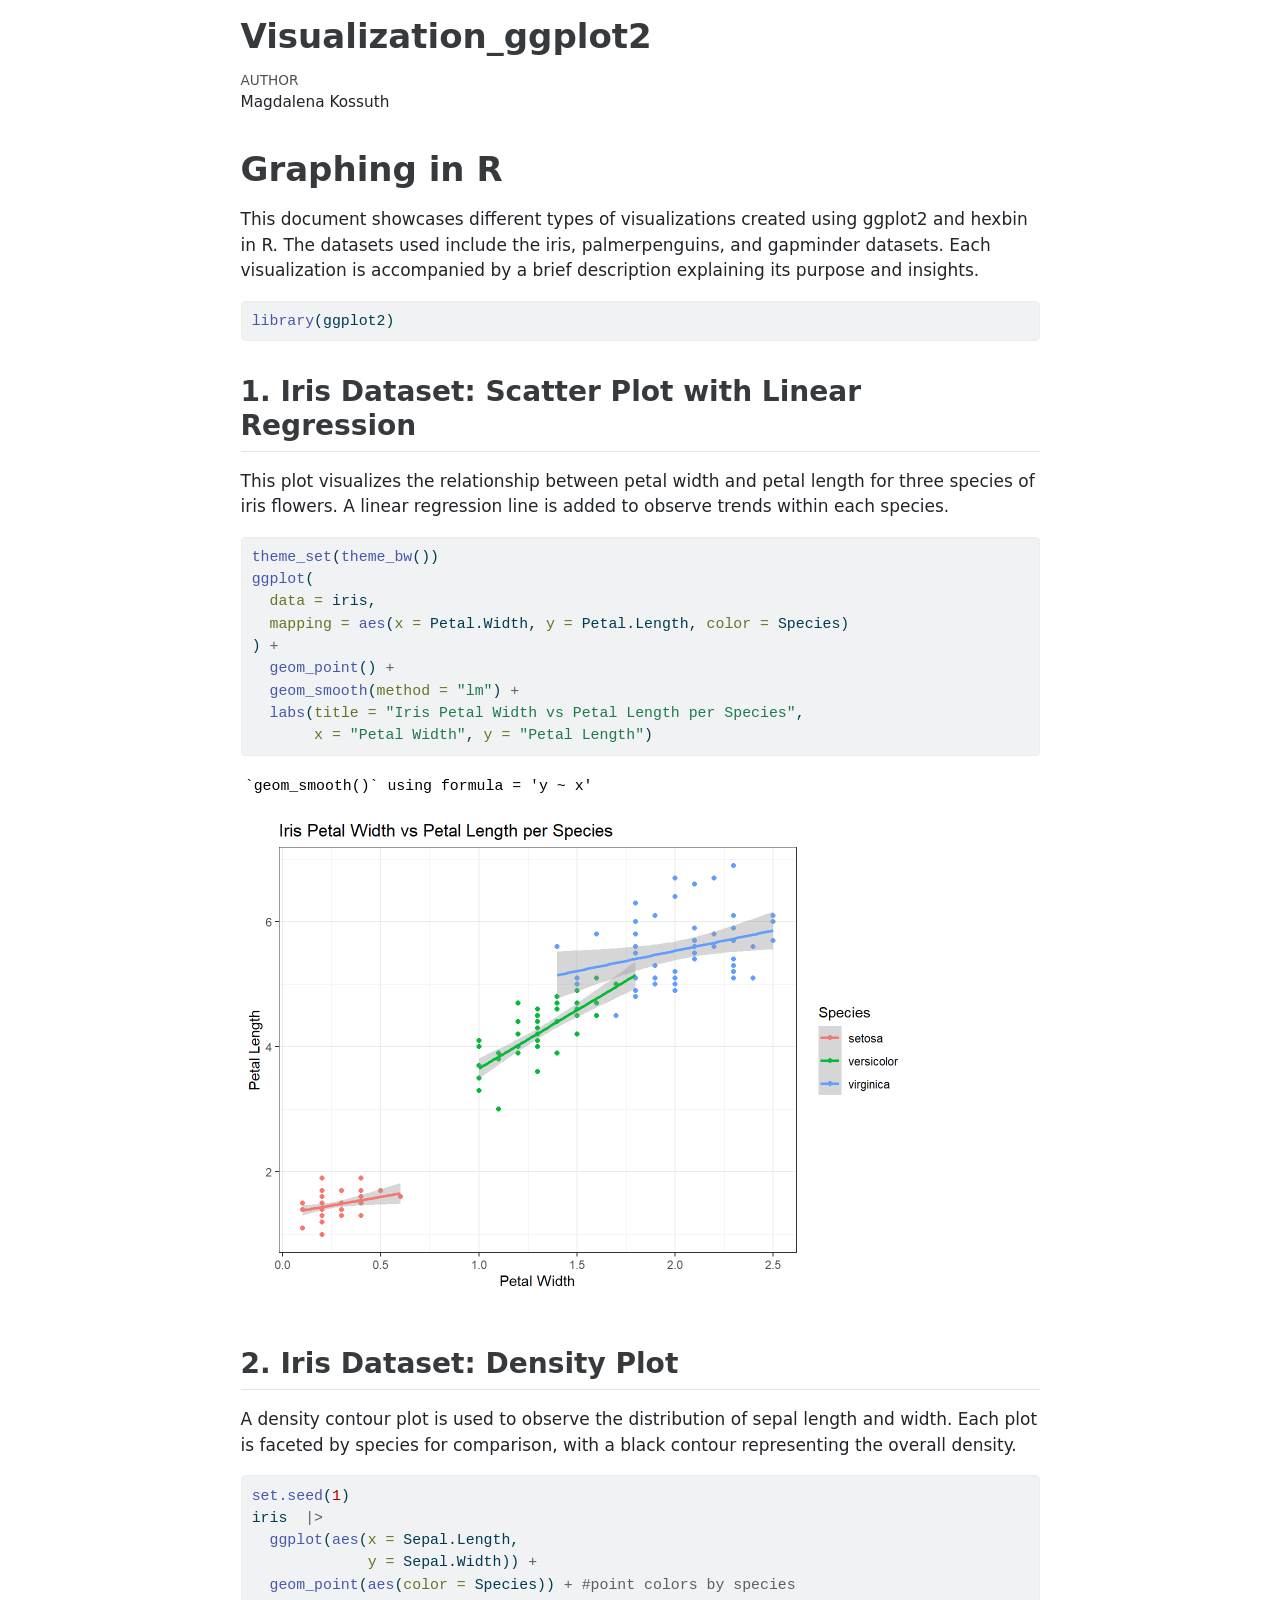
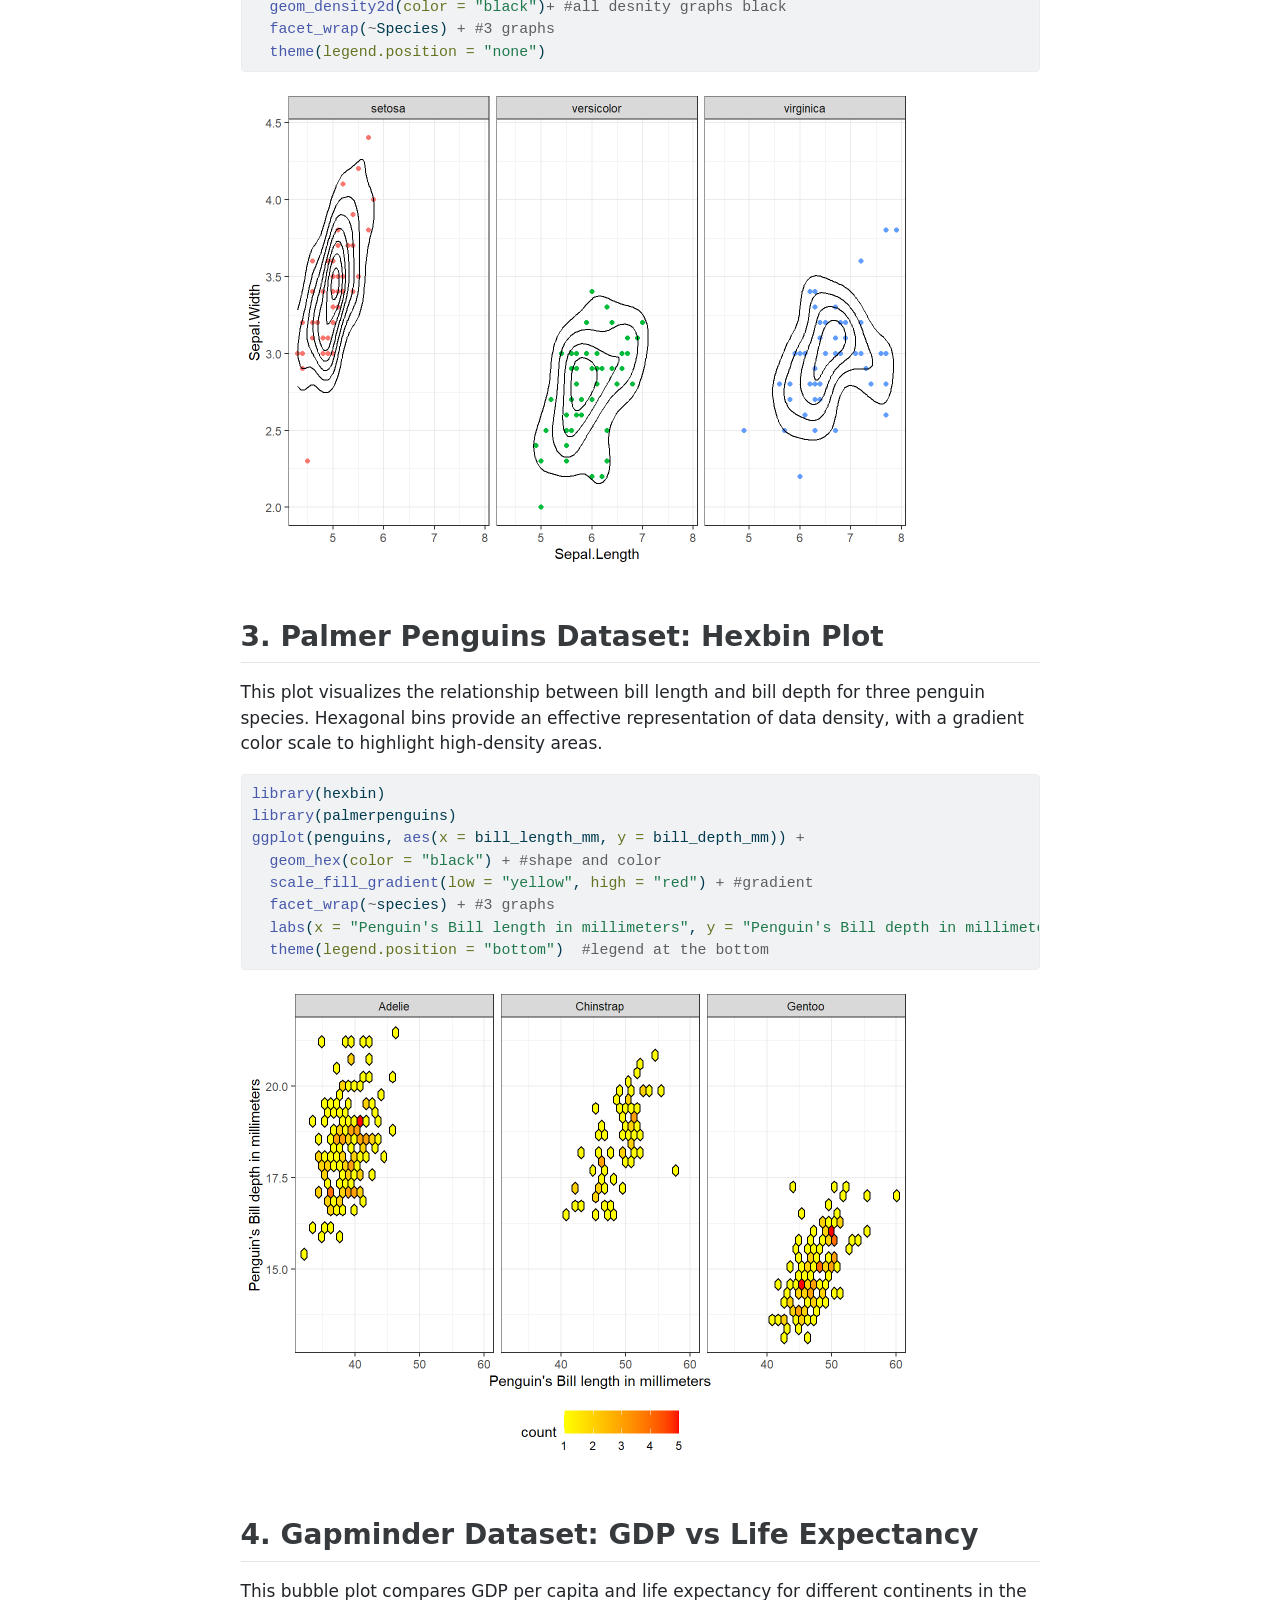
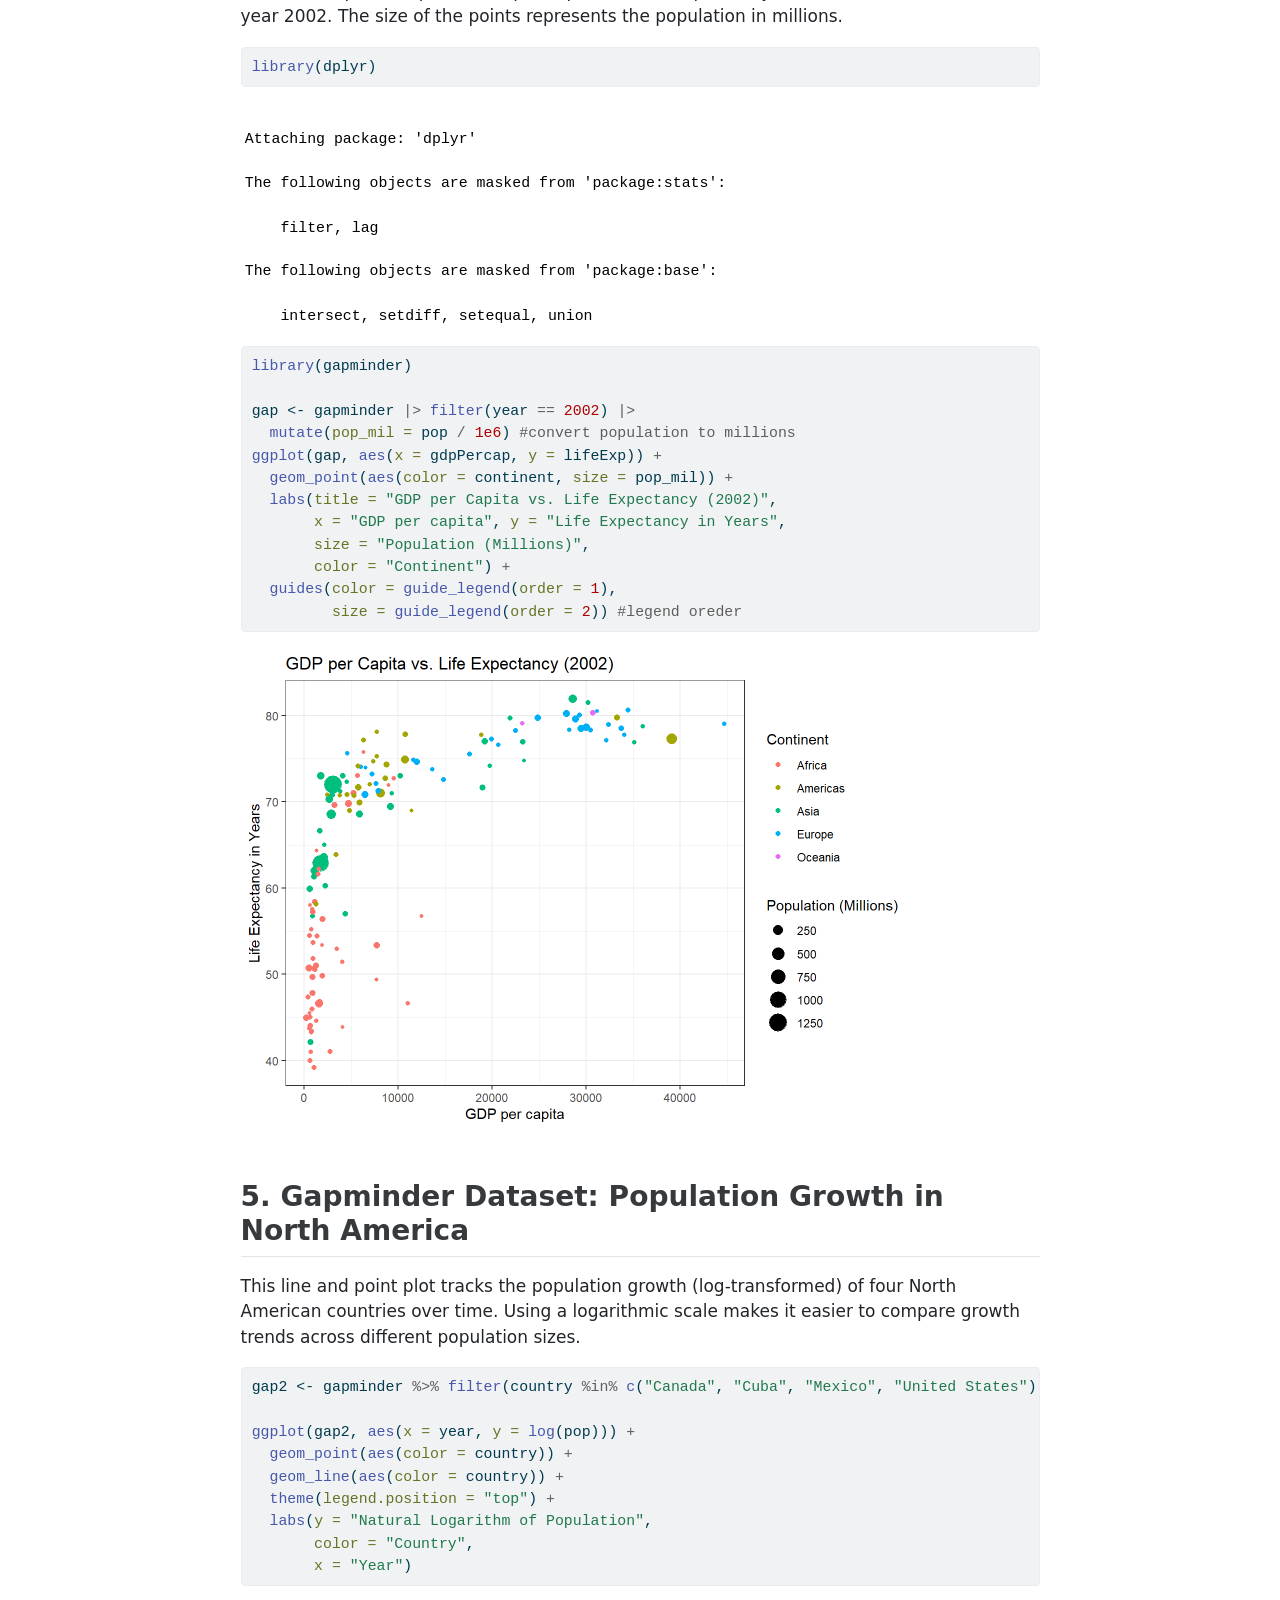
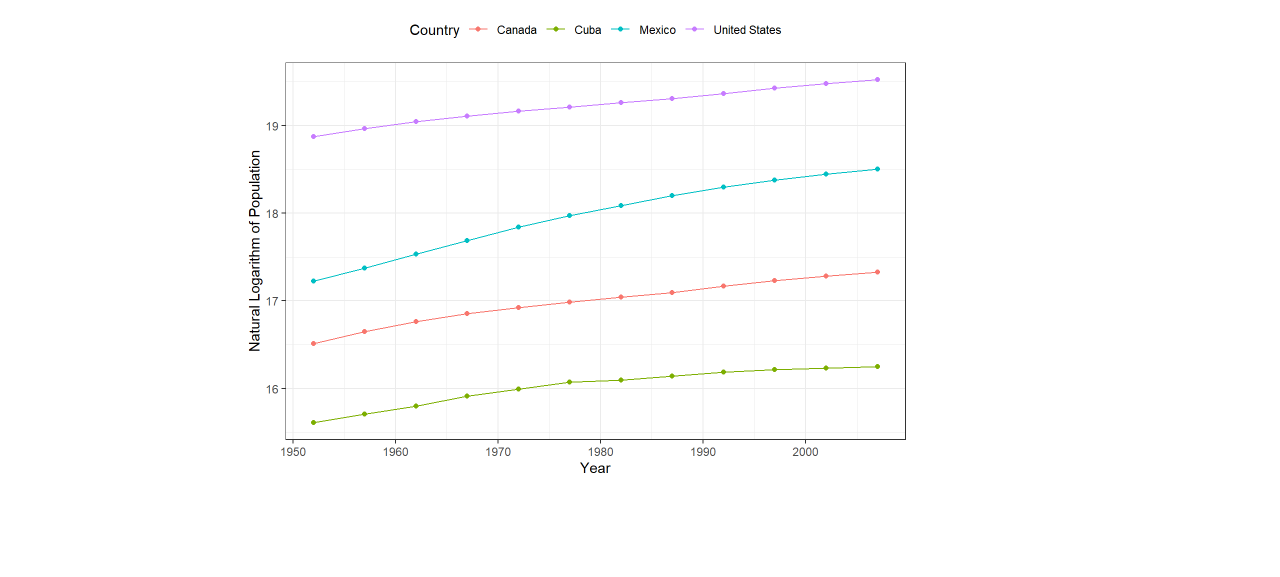
<file: graphing.html>
<!DOCTYPE html>
<html xmlns="http://www.w3.org/1999/xhtml" lang="en" xml:lang="en"><head>

<meta charset="utf-8">
<meta name="generator" content="quarto-1.3.450">

<meta name="viewport" content="width=device-width, initial-scale=1.0, user-scalable=yes">

<meta name="author" content="Magdalena Kossuth">

<title>Visualization_ggplot2</title>
<style>
code{white-space: pre-wrap;}
span.smallcaps{font-variant: small-caps;}
div.columns{display: flex; gap: min(4vw, 1.5em);}
div.column{flex: auto; overflow-x: auto;}
div.hanging-indent{margin-left: 1.5em; text-indent: -1.5em;}
ul.task-list{list-style: none;}
ul.task-list li input[type="checkbox"] {
  width: 0.8em;
  margin: 0 0.8em 0.2em -1em; /* quarto-specific, see https://github.com/quarto-dev/quarto-cli/issues/4556 */ 
  vertical-align: middle;
}
/* CSS for syntax highlighting */
pre > code.sourceCode { white-space: pre; position: relative; }
pre > code.sourceCode > span { display: inline-block; line-height: 1.25; }
pre > code.sourceCode > span:empty { height: 1.2em; }
.sourceCode { overflow: visible; }
code.sourceCode > span { color: inherit; text-decoration: inherit; }
div.sourceCode { margin: 1em 0; }
pre.sourceCode { margin: 0; }
@media screen {
div.sourceCode { overflow: auto; }
}
@media print {
pre > code.sourceCode { white-space: pre-wrap; }
pre > code.sourceCode > span { text-indent: -5em; padding-left: 5em; }
}
pre.numberSource code
  { counter-reset: source-line 0; }
pre.numberSource code > span
  { position: relative; left: -4em; counter-increment: source-line; }
pre.numberSource code > span > a:first-child::before
  { content: counter(source-line);
    position: relative; left: -1em; text-align: right; vertical-align: baseline;
    border: none; display: inline-block;
    -webkit-touch-callout: none; -webkit-user-select: none;
    -khtml-user-select: none; -moz-user-select: none;
    -ms-user-select: none; user-select: none;
    padding: 0 4px; width: 4em;
  }
pre.numberSource { margin-left: 3em;  padding-left: 4px; }
div.sourceCode
  {   }
@media screen {
pre > code.sourceCode > span > a:first-child::before { text-decoration: underline; }
}
</style>


<script src="graphing_files/libs/clipboard/clipboard.min.js"></script>
<script src="graphing_files/libs/quarto-html/quarto.js"></script>
<script src="graphing_files/libs/quarto-html/popper.min.js"></script>
<script src="graphing_files/libs/quarto-html/tippy.umd.min.js"></script>
<script src="graphing_files/libs/quarto-html/anchor.min.js"></script>
<link href="graphing_files/libs/quarto-html/tippy.css" rel="stylesheet">
<link href="graphing_files/libs/quarto-html/quarto-syntax-highlighting.css" rel="stylesheet" id="quarto-text-highlighting-styles">
<script src="graphing_files/libs/bootstrap/bootstrap.min.js"></script>
<link href="graphing_files/libs/bootstrap/bootstrap-icons.css" rel="stylesheet">
<link href="graphing_files/libs/bootstrap/bootstrap.min.css" rel="stylesheet" id="quarto-bootstrap" data-mode="light">


</head>

<body class="fullcontent">

<div id="quarto-content" class="page-columns page-rows-contents page-layout-article">

<main class="content" id="quarto-document-content">

<header id="title-block-header" class="quarto-title-block default">
<div class="quarto-title">
<h1 class="title">Visualization_ggplot2</h1>
</div>



<div class="quarto-title-meta">

    <div>
    <div class="quarto-title-meta-heading">Author</div>
    <div class="quarto-title-meta-contents">
             <p>Magdalena Kossuth </p>
          </div>
  </div>
    
  
    
  </div>
  

</header>

<section id="graphing-in-r" class="level1">
<h1>Graphing in R</h1>
<p>This document showcases different types of visualizations created using ggplot2 and hexbin in R. The datasets used include the iris, palmerpenguins, and gapminder datasets. Each visualization is accompanied by a brief description explaining its purpose and insights.</p>
<div class="cell">
<div class="sourceCode cell-code" id="cb1"><pre class="sourceCode r code-with-copy"><code class="sourceCode r"><span id="cb1-1"><a href="#cb1-1" aria-hidden="true" tabindex="-1"></a><span class="fu">library</span>(ggplot2)</span></code><button title="Copy to Clipboard" class="code-copy-button"><i class="bi"></i></button></pre></div>
</div>
<section id="iris-dataset-scatter-plot-with-linear-regression" class="level2">
<h2 class="anchored" data-anchor-id="iris-dataset-scatter-plot-with-linear-regression">1. Iris Dataset: Scatter Plot with Linear Regression</h2>
<p>This plot visualizes the relationship between petal width and petal length for three species of iris flowers. A linear regression line is added to observe trends within each species.</p>
<div class="cell">
<div class="sourceCode cell-code" id="cb2"><pre class="sourceCode r code-with-copy"><code class="sourceCode r"><span id="cb2-1"><a href="#cb2-1" aria-hidden="true" tabindex="-1"></a><span class="fu">theme_set</span>(<span class="fu">theme_bw</span>())</span>
<span id="cb2-2"><a href="#cb2-2" aria-hidden="true" tabindex="-1"></a><span class="fu">ggplot</span>(</span>
<span id="cb2-3"><a href="#cb2-3" aria-hidden="true" tabindex="-1"></a>  <span class="at">data =</span> iris,</span>
<span id="cb2-4"><a href="#cb2-4" aria-hidden="true" tabindex="-1"></a>  <span class="at">mapping =</span> <span class="fu">aes</span>(<span class="at">x =</span> Petal.Width, <span class="at">y =</span> Petal.Length, <span class="at">color =</span> Species)</span>
<span id="cb2-5"><a href="#cb2-5" aria-hidden="true" tabindex="-1"></a>) <span class="sc">+</span></span>
<span id="cb2-6"><a href="#cb2-6" aria-hidden="true" tabindex="-1"></a>  <span class="fu">geom_point</span>() <span class="sc">+</span></span>
<span id="cb2-7"><a href="#cb2-7" aria-hidden="true" tabindex="-1"></a>  <span class="fu">geom_smooth</span>(<span class="at">method =</span> <span class="st">"lm"</span>) <span class="sc">+</span></span>
<span id="cb2-8"><a href="#cb2-8" aria-hidden="true" tabindex="-1"></a>  <span class="fu">labs</span>(<span class="at">title =</span> <span class="st">"Iris Petal Width vs Petal Length per Species"</span>, </span>
<span id="cb2-9"><a href="#cb2-9" aria-hidden="true" tabindex="-1"></a>       <span class="at">x =</span> <span class="st">"Petal Width"</span>, <span class="at">y =</span> <span class="st">"Petal Length"</span>)</span></code><button title="Copy to Clipboard" class="code-copy-button"><i class="bi"></i></button></pre></div>
<div class="cell-output cell-output-stderr">
<pre><code>`geom_smooth()` using formula = 'y ~ x'</code></pre>
</div>
<div class="cell-output-display">
<p><img src="graphing_files/figure-html/unnamed-chunk-2-1.png" class="img-fluid" width="672"></p>
</div>
</div>
</section>
<section id="iris-dataset-density-plot" class="level2">
<h2 class="anchored" data-anchor-id="iris-dataset-density-plot">2. Iris Dataset: Density Plot</h2>
<p>A density contour plot is used to observe the distribution of sepal length and width. Each plot is faceted by species for comparison, with a black contour representing the overall density.</p>
<div class="cell">
<div class="sourceCode cell-code" id="cb4"><pre class="sourceCode r code-with-copy"><code class="sourceCode r"><span id="cb4-1"><a href="#cb4-1" aria-hidden="true" tabindex="-1"></a><span class="fu">set.seed</span>(<span class="dv">1</span>)</span>
<span id="cb4-2"><a href="#cb4-2" aria-hidden="true" tabindex="-1"></a>iris  <span class="sc">|&gt;</span></span>
<span id="cb4-3"><a href="#cb4-3" aria-hidden="true" tabindex="-1"></a>  <span class="fu">ggplot</span>(<span class="fu">aes</span>(<span class="at">x =</span> Sepal.Length,</span>
<span id="cb4-4"><a href="#cb4-4" aria-hidden="true" tabindex="-1"></a>             <span class="at">y =</span> Sepal.Width)) <span class="sc">+</span></span>
<span id="cb4-5"><a href="#cb4-5" aria-hidden="true" tabindex="-1"></a>  <span class="fu">geom_point</span>(<span class="fu">aes</span>(<span class="at">color =</span> Species)) <span class="sc">+</span> <span class="co">#point colors by species </span></span>
<span id="cb4-6"><a href="#cb4-6" aria-hidden="true" tabindex="-1"></a>  <span class="fu">geom_density2d</span>(<span class="at">color =</span> <span class="st">"black"</span>)<span class="sc">+</span> <span class="co">#all desnity graphs black</span></span>
<span id="cb4-7"><a href="#cb4-7" aria-hidden="true" tabindex="-1"></a>  <span class="fu">facet_wrap</span>(<span class="sc">~</span>Species) <span class="sc">+</span> <span class="co">#3 graphs</span></span>
<span id="cb4-8"><a href="#cb4-8" aria-hidden="true" tabindex="-1"></a>  <span class="fu">theme</span>(<span class="at">legend.position =</span> <span class="st">"none"</span>)</span></code><button title="Copy to Clipboard" class="code-copy-button"><i class="bi"></i></button></pre></div>
<div class="cell-output-display">
<p><img src="graphing_files/figure-html/unnamed-chunk-3-1.png" class="img-fluid" width="672"></p>
</div>
</div>
</section>
<section id="palmer-penguins-dataset-hexbin-plot" class="level2">
<h2 class="anchored" data-anchor-id="palmer-penguins-dataset-hexbin-plot">3. Palmer Penguins Dataset: Hexbin Plot</h2>
<p>This plot visualizes the relationship between bill length and bill depth for three penguin species. Hexagonal bins provide an effective representation of data density, with a gradient color scale to highlight high-density areas.</p>
<div class="cell">
<div class="sourceCode cell-code" id="cb5"><pre class="sourceCode r code-with-copy"><code class="sourceCode r"><span id="cb5-1"><a href="#cb5-1" aria-hidden="true" tabindex="-1"></a><span class="fu">library</span>(hexbin)</span>
<span id="cb5-2"><a href="#cb5-2" aria-hidden="true" tabindex="-1"></a><span class="fu">library</span>(palmerpenguins)</span>
<span id="cb5-3"><a href="#cb5-3" aria-hidden="true" tabindex="-1"></a><span class="fu">ggplot</span>(penguins, <span class="fu">aes</span>(<span class="at">x =</span> bill_length_mm, <span class="at">y =</span> bill_depth_mm)) <span class="sc">+</span></span>
<span id="cb5-4"><a href="#cb5-4" aria-hidden="true" tabindex="-1"></a>  <span class="fu">geom_hex</span>(<span class="at">color =</span> <span class="st">"black"</span>) <span class="sc">+</span> <span class="co">#shape and color</span></span>
<span id="cb5-5"><a href="#cb5-5" aria-hidden="true" tabindex="-1"></a>  <span class="fu">scale_fill_gradient</span>(<span class="at">low =</span> <span class="st">"yellow"</span>, <span class="at">high =</span> <span class="st">"red"</span>) <span class="sc">+</span> <span class="co">#gradient </span></span>
<span id="cb5-6"><a href="#cb5-6" aria-hidden="true" tabindex="-1"></a>  <span class="fu">facet_wrap</span>(<span class="sc">~</span>species) <span class="sc">+</span> <span class="co">#3 graphs</span></span>
<span id="cb5-7"><a href="#cb5-7" aria-hidden="true" tabindex="-1"></a>  <span class="fu">labs</span>(<span class="at">x =</span> <span class="st">"Penguin's Bill length in millimeters"</span>, <span class="at">y =</span> <span class="st">"Penguin's Bill depth in millimeters"</span>) <span class="sc">+</span></span>
<span id="cb5-8"><a href="#cb5-8" aria-hidden="true" tabindex="-1"></a>  <span class="fu">theme</span>(<span class="at">legend.position =</span> <span class="st">"bottom"</span>)  <span class="co">#legend at the bottom</span></span></code><button title="Copy to Clipboard" class="code-copy-button"><i class="bi"></i></button></pre></div>
<div class="cell-output-display">
<p><img src="graphing_files/figure-html/unnamed-chunk-4-1.png" class="img-fluid" width="672"></p>
</div>
</div>
</section>
<section id="gapminder-dataset-gdp-vs-life-expectancy" class="level2">
<h2 class="anchored" data-anchor-id="gapminder-dataset-gdp-vs-life-expectancy">4. Gapminder Dataset: GDP vs Life Expectancy</h2>
<p>This bubble plot compares GDP per capita and life expectancy for different continents in the year 2002. The size of the points represents the population in millions.</p>
<div class="cell">
<div class="sourceCode cell-code" id="cb6"><pre class="sourceCode r code-with-copy"><code class="sourceCode r"><span id="cb6-1"><a href="#cb6-1" aria-hidden="true" tabindex="-1"></a><span class="fu">library</span>(dplyr)</span></code><button title="Copy to Clipboard" class="code-copy-button"><i class="bi"></i></button></pre></div>
<div class="cell-output cell-output-stderr">
<pre><code>
Attaching package: 'dplyr'</code></pre>
</div>
<div class="cell-output cell-output-stderr">
<pre><code>The following objects are masked from 'package:stats':

    filter, lag</code></pre>
</div>
<div class="cell-output cell-output-stderr">
<pre><code>The following objects are masked from 'package:base':

    intersect, setdiff, setequal, union</code></pre>
</div>
<div class="sourceCode cell-code" id="cb10"><pre class="sourceCode r code-with-copy"><code class="sourceCode r"><span id="cb10-1"><a href="#cb10-1" aria-hidden="true" tabindex="-1"></a><span class="fu">library</span>(gapminder)</span>
<span id="cb10-2"><a href="#cb10-2" aria-hidden="true" tabindex="-1"></a></span>
<span id="cb10-3"><a href="#cb10-3" aria-hidden="true" tabindex="-1"></a>gap <span class="ot">&lt;-</span> gapminder <span class="sc">|&gt;</span> <span class="fu">filter</span>(year <span class="sc">==</span> <span class="dv">2002</span>) <span class="sc">|&gt;</span></span>
<span id="cb10-4"><a href="#cb10-4" aria-hidden="true" tabindex="-1"></a>  <span class="fu">mutate</span>(<span class="at">pop_mil =</span> pop <span class="sc">/</span> <span class="fl">1e6</span>) <span class="co">#convert population to millions</span></span>
<span id="cb10-5"><a href="#cb10-5" aria-hidden="true" tabindex="-1"></a><span class="fu">ggplot</span>(gap, <span class="fu">aes</span>(<span class="at">x =</span> gdpPercap, <span class="at">y =</span> lifeExp)) <span class="sc">+</span></span>
<span id="cb10-6"><a href="#cb10-6" aria-hidden="true" tabindex="-1"></a>  <span class="fu">geom_point</span>(<span class="fu">aes</span>(<span class="at">color =</span> continent, <span class="at">size =</span> pop_mil)) <span class="sc">+</span></span>
<span id="cb10-7"><a href="#cb10-7" aria-hidden="true" tabindex="-1"></a>  <span class="fu">labs</span>(<span class="at">title =</span> <span class="st">"GDP per Capita vs. Life Expectancy (2002)"</span>, </span>
<span id="cb10-8"><a href="#cb10-8" aria-hidden="true" tabindex="-1"></a>       <span class="at">x =</span> <span class="st">"GDP per capita"</span>, <span class="at">y =</span> <span class="st">"Life Expectancy in Years"</span>, </span>
<span id="cb10-9"><a href="#cb10-9" aria-hidden="true" tabindex="-1"></a>       <span class="at">size =</span> <span class="st">"Population (Millions)"</span>, </span>
<span id="cb10-10"><a href="#cb10-10" aria-hidden="true" tabindex="-1"></a>       <span class="at">color =</span> <span class="st">"Continent"</span>) <span class="sc">+</span></span>
<span id="cb10-11"><a href="#cb10-11" aria-hidden="true" tabindex="-1"></a>  <span class="fu">guides</span>(<span class="at">color =</span> <span class="fu">guide_legend</span>(<span class="at">order =</span> <span class="dv">1</span>), </span>
<span id="cb10-12"><a href="#cb10-12" aria-hidden="true" tabindex="-1"></a>         <span class="at">size =</span> <span class="fu">guide_legend</span>(<span class="at">order =</span> <span class="dv">2</span>)) <span class="co">#legend oreder</span></span></code><button title="Copy to Clipboard" class="code-copy-button"><i class="bi"></i></button></pre></div>
<div class="cell-output-display">
<p><img src="graphing_files/figure-html/unnamed-chunk-5-1.png" class="img-fluid" width="672"></p>
</div>
</div>
</section>
<section id="gapminder-dataset-population-growth-in-north-america" class="level2">
<h2 class="anchored" data-anchor-id="gapminder-dataset-population-growth-in-north-america">5. Gapminder Dataset: Population Growth in North America</h2>
<p>This line and point plot tracks the population growth (log-transformed) of four North American countries over time. Using a logarithmic scale makes it easier to compare growth trends across different population sizes.</p>
<div class="cell">
<div class="sourceCode cell-code" id="cb11"><pre class="sourceCode r code-with-copy"><code class="sourceCode r"><span id="cb11-1"><a href="#cb11-1" aria-hidden="true" tabindex="-1"></a>gap2 <span class="ot">&lt;-</span> gapminder <span class="sc">%&gt;%</span> <span class="fu">filter</span>(country <span class="sc">%in%</span> <span class="fu">c</span>(<span class="st">"Canada"</span>, <span class="st">"Cuba"</span>, <span class="st">"Mexico"</span>, <span class="st">"United States"</span>))</span>
<span id="cb11-2"><a href="#cb11-2" aria-hidden="true" tabindex="-1"></a></span>
<span id="cb11-3"><a href="#cb11-3" aria-hidden="true" tabindex="-1"></a><span class="fu">ggplot</span>(gap2, <span class="fu">aes</span>(<span class="at">x =</span> year, <span class="at">y =</span> <span class="fu">log</span>(pop))) <span class="sc">+</span></span>
<span id="cb11-4"><a href="#cb11-4" aria-hidden="true" tabindex="-1"></a>  <span class="fu">geom_point</span>(<span class="fu">aes</span>(<span class="at">color =</span> country)) <span class="sc">+</span></span>
<span id="cb11-5"><a href="#cb11-5" aria-hidden="true" tabindex="-1"></a>  <span class="fu">geom_line</span>(<span class="fu">aes</span>(<span class="at">color =</span> country)) <span class="sc">+</span></span>
<span id="cb11-6"><a href="#cb11-6" aria-hidden="true" tabindex="-1"></a>  <span class="fu">theme</span>(<span class="at">legend.position =</span> <span class="st">"top"</span>) <span class="sc">+</span></span>
<span id="cb11-7"><a href="#cb11-7" aria-hidden="true" tabindex="-1"></a>  <span class="fu">labs</span>(<span class="at">y =</span> <span class="st">"Natural Logarithm of Population"</span>, </span>
<span id="cb11-8"><a href="#cb11-8" aria-hidden="true" tabindex="-1"></a>       <span class="at">color =</span> <span class="st">"Country"</span>, </span>
<span id="cb11-9"><a href="#cb11-9" aria-hidden="true" tabindex="-1"></a>       <span class="at">x =</span> <span class="st">"Year"</span>)</span></code><button title="Copy to Clipboard" class="code-copy-button"><i class="bi"></i></button></pre></div>
<div class="cell-output-display">
<p><img src="graphing_files/figure-html/unnamed-chunk-6-1.png" class="img-fluid" width="672"></p>
</div>
</div>
</section>
</section>

</main>
<!-- /main column -->
<script id="quarto-html-after-body" type="application/javascript">
window.document.addEventListener("DOMContentLoaded", function (event) {
  const toggleBodyColorMode = (bsSheetEl) => {
    const mode = bsSheetEl.getAttribute("data-mode");
    const bodyEl = window.document.querySelector("body");
    if (mode === "dark") {
      bodyEl.classList.add("quarto-dark");
      bodyEl.classList.remove("quarto-light");
    } else {
      bodyEl.classList.add("quarto-light");
      bodyEl.classList.remove("quarto-dark");
    }
  }
  const toggleBodyColorPrimary = () => {
    const bsSheetEl = window.document.querySelector("link#quarto-bootstrap");
    if (bsSheetEl) {
      toggleBodyColorMode(bsSheetEl);
    }
  }
  toggleBodyColorPrimary();  
  const icon = "";
  const anchorJS = new window.AnchorJS();
  anchorJS.options = {
    placement: 'right',
    icon: icon
  };
  anchorJS.add('.anchored');
  const isCodeAnnotation = (el) => {
    for (const clz of el.classList) {
      if (clz.startsWith('code-annotation-')) {                     
        return true;
      }
    }
    return false;
  }
  const clipboard = new window.ClipboardJS('.code-copy-button', {
    text: function(trigger) {
      const codeEl = trigger.previousElementSibling.cloneNode(true);
      for (const childEl of codeEl.children) {
        if (isCodeAnnotation(childEl)) {
          childEl.remove();
        }
      }
      return codeEl.innerText;
    }
  });
  clipboard.on('success', function(e) {
    // button target
    const button = e.trigger;
    // don't keep focus
    button.blur();
    // flash "checked"
    button.classList.add('code-copy-button-checked');
    var currentTitle = button.getAttribute("title");
    button.setAttribute("title", "Copied!");
    let tooltip;
    if (window.bootstrap) {
      button.setAttribute("data-bs-toggle", "tooltip");
      button.setAttribute("data-bs-placement", "left");
      button.setAttribute("data-bs-title", "Copied!");
      tooltip = new bootstrap.Tooltip(button, 
        { trigger: "manual", 
          customClass: "code-copy-button-tooltip",
          offset: [0, -8]});
      tooltip.show();    
    }
    setTimeout(function() {
      if (tooltip) {
        tooltip.hide();
        button.removeAttribute("data-bs-title");
        button.removeAttribute("data-bs-toggle");
        button.removeAttribute("data-bs-placement");
      }
      button.setAttribute("title", currentTitle);
      button.classList.remove('code-copy-button-checked');
    }, 1000);
    // clear code selection
    e.clearSelection();
  });
  function tippyHover(el, contentFn) {
    const config = {
      allowHTML: true,
      content: contentFn,
      maxWidth: 500,
      delay: 100,
      arrow: false,
      appendTo: function(el) {
          return el.parentElement;
      },
      interactive: true,
      interactiveBorder: 10,
      theme: 'quarto',
      placement: 'bottom-start'
    };
    window.tippy(el, config); 
  }
  const noterefs = window.document.querySelectorAll('a[role="doc-noteref"]');
  for (var i=0; i<noterefs.length; i++) {
    const ref = noterefs[i];
    tippyHover(ref, function() {
      // use id or data attribute instead here
      let href = ref.getAttribute('data-footnote-href') || ref.getAttribute('href');
      try { href = new URL(href).hash; } catch {}
      const id = href.replace(/^#\/?/, "");
      const note = window.document.getElementById(id);
      return note.innerHTML;
    });
  }
      let selectedAnnoteEl;
      const selectorForAnnotation = ( cell, annotation) => {
        let cellAttr = 'data-code-cell="' + cell + '"';
        let lineAttr = 'data-code-annotation="' +  annotation + '"';
        const selector = 'span[' + cellAttr + '][' + lineAttr + ']';
        return selector;
      }
      const selectCodeLines = (annoteEl) => {
        const doc = window.document;
        const targetCell = annoteEl.getAttribute("data-target-cell");
        const targetAnnotation = annoteEl.getAttribute("data-target-annotation");
        const annoteSpan = window.document.querySelector(selectorForAnnotation(targetCell, targetAnnotation));
        const lines = annoteSpan.getAttribute("data-code-lines").split(",");
        const lineIds = lines.map((line) => {
          return targetCell + "-" + line;
        })
        let top = null;
        let height = null;
        let parent = null;
        if (lineIds.length > 0) {
            //compute the position of the single el (top and bottom and make a div)
            const el = window.document.getElementById(lineIds[0]);
            top = el.offsetTop;
            height = el.offsetHeight;
            parent = el.parentElement.parentElement;
          if (lineIds.length > 1) {
            const lastEl = window.document.getElementById(lineIds[lineIds.length - 1]);
            const bottom = lastEl.offsetTop + lastEl.offsetHeight;
            height = bottom - top;
          }
          if (top !== null && height !== null && parent !== null) {
            // cook up a div (if necessary) and position it 
            let div = window.document.getElementById("code-annotation-line-highlight");
            if (div === null) {
              div = window.document.createElement("div");
              div.setAttribute("id", "code-annotation-line-highlight");
              div.style.position = 'absolute';
              parent.appendChild(div);
            }
            div.style.top = top - 2 + "px";
            div.style.height = height + 4 + "px";
            let gutterDiv = window.document.getElementById("code-annotation-line-highlight-gutter");
            if (gutterDiv === null) {
              gutterDiv = window.document.createElement("div");
              gutterDiv.setAttribute("id", "code-annotation-line-highlight-gutter");
              gutterDiv.style.position = 'absolute';
              const codeCell = window.document.getElementById(targetCell);
              const gutter = codeCell.querySelector('.code-annotation-gutter');
              gutter.appendChild(gutterDiv);
            }
            gutterDiv.style.top = top - 2 + "px";
            gutterDiv.style.height = height + 4 + "px";
          }
          selectedAnnoteEl = annoteEl;
        }
      };
      const unselectCodeLines = () => {
        const elementsIds = ["code-annotation-line-highlight", "code-annotation-line-highlight-gutter"];
        elementsIds.forEach((elId) => {
          const div = window.document.getElementById(elId);
          if (div) {
            div.remove();
          }
        });
        selectedAnnoteEl = undefined;
      };
      // Attach click handler to the DT
      const annoteDls = window.document.querySelectorAll('dt[data-target-cell]');
      for (const annoteDlNode of annoteDls) {
        annoteDlNode.addEventListener('click', (event) => {
          const clickedEl = event.target;
          if (clickedEl !== selectedAnnoteEl) {
            unselectCodeLines();
            const activeEl = window.document.querySelector('dt[data-target-cell].code-annotation-active');
            if (activeEl) {
              activeEl.classList.remove('code-annotation-active');
            }
            selectCodeLines(clickedEl);
            clickedEl.classList.add('code-annotation-active');
          } else {
            // Unselect the line
            unselectCodeLines();
            clickedEl.classList.remove('code-annotation-active');
          }
        });
      }
  const findCites = (el) => {
    const parentEl = el.parentElement;
    if (parentEl) {
      const cites = parentEl.dataset.cites;
      if (cites) {
        return {
          el,
          cites: cites.split(' ')
        };
      } else {
        return findCites(el.parentElement)
      }
    } else {
      return undefined;
    }
  };
  var bibliorefs = window.document.querySelectorAll('a[role="doc-biblioref"]');
  for (var i=0; i<bibliorefs.length; i++) {
    const ref = bibliorefs[i];
    const citeInfo = findCites(ref);
    if (citeInfo) {
      tippyHover(citeInfo.el, function() {
        var popup = window.document.createElement('div');
        citeInfo.cites.forEach(function(cite) {
          var citeDiv = window.document.createElement('div');
          citeDiv.classList.add('hanging-indent');
          citeDiv.classList.add('csl-entry');
          var biblioDiv = window.document.getElementById('ref-' + cite);
          if (biblioDiv) {
            citeDiv.innerHTML = biblioDiv.innerHTML;
          }
          popup.appendChild(citeDiv);
        });
        return popup.innerHTML;
      });
    }
  }
});
</script>
</div> <!-- /content -->



</body></html>
</file>
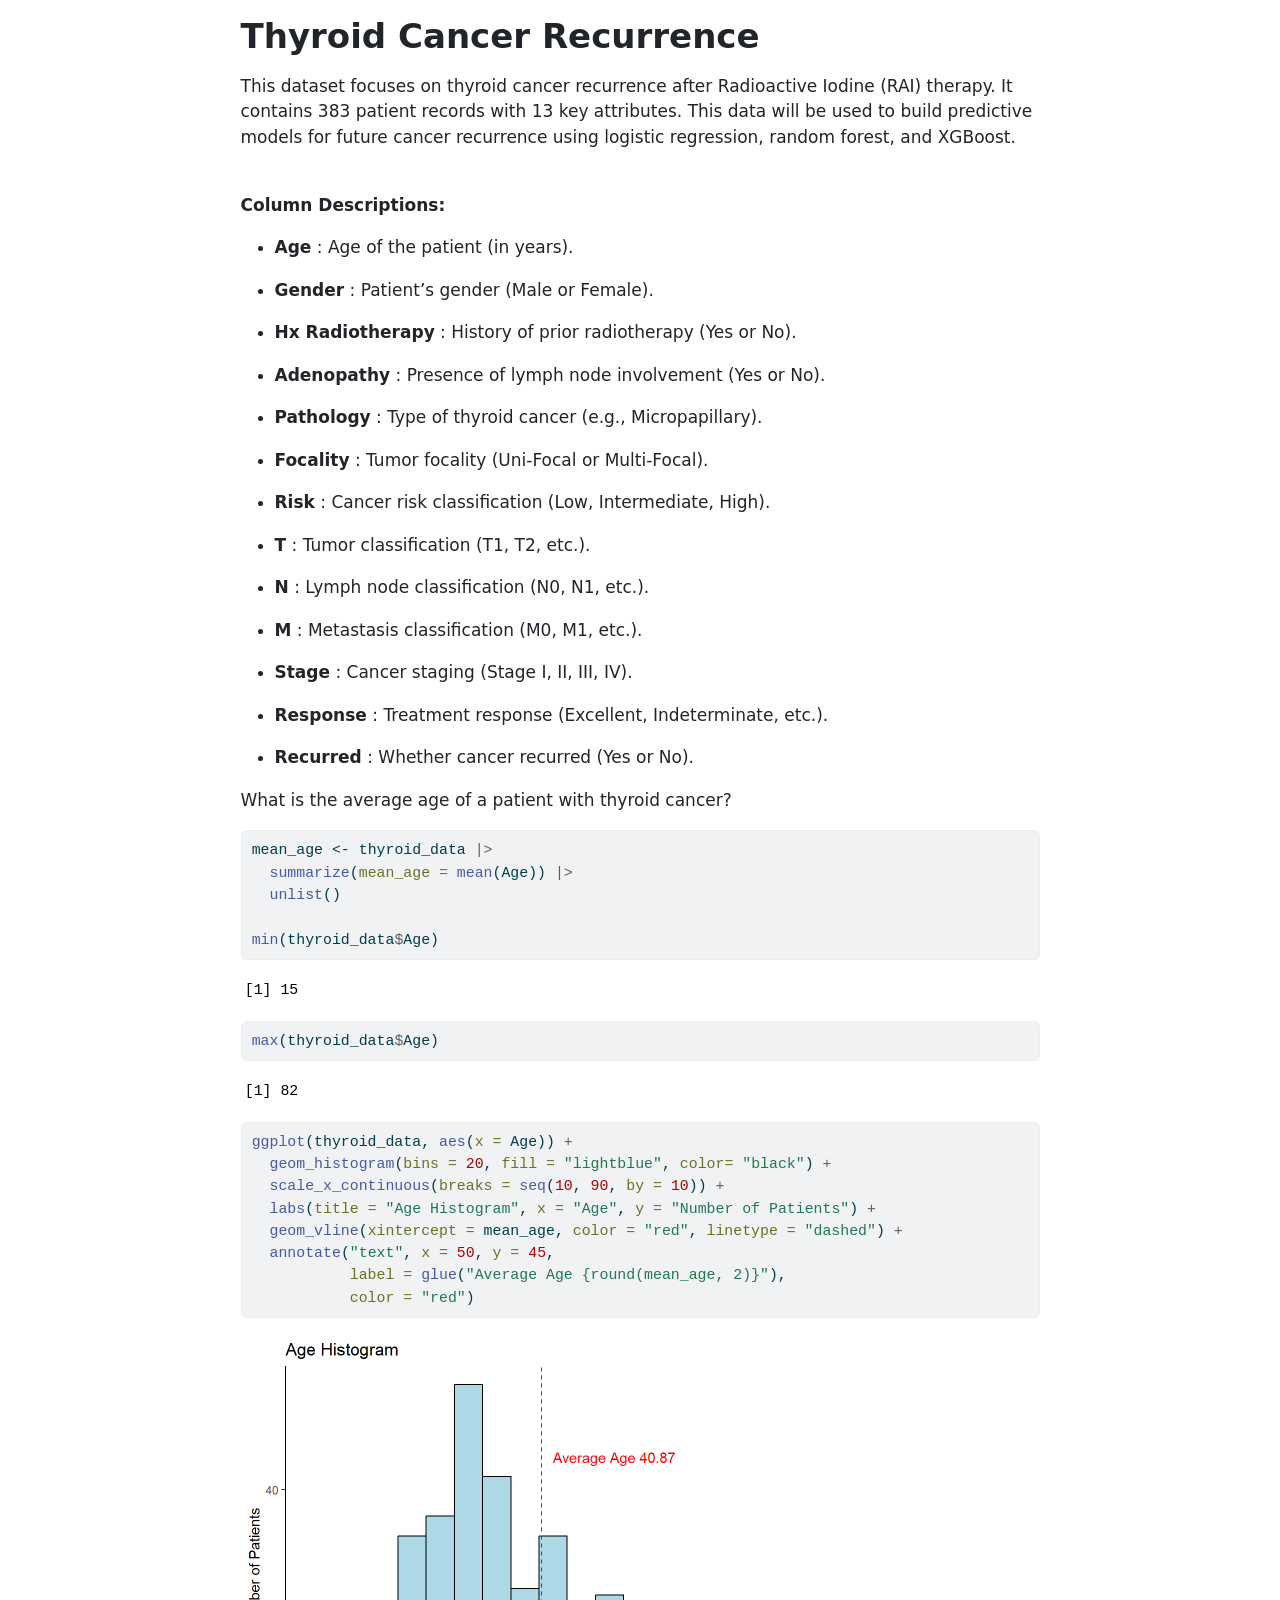
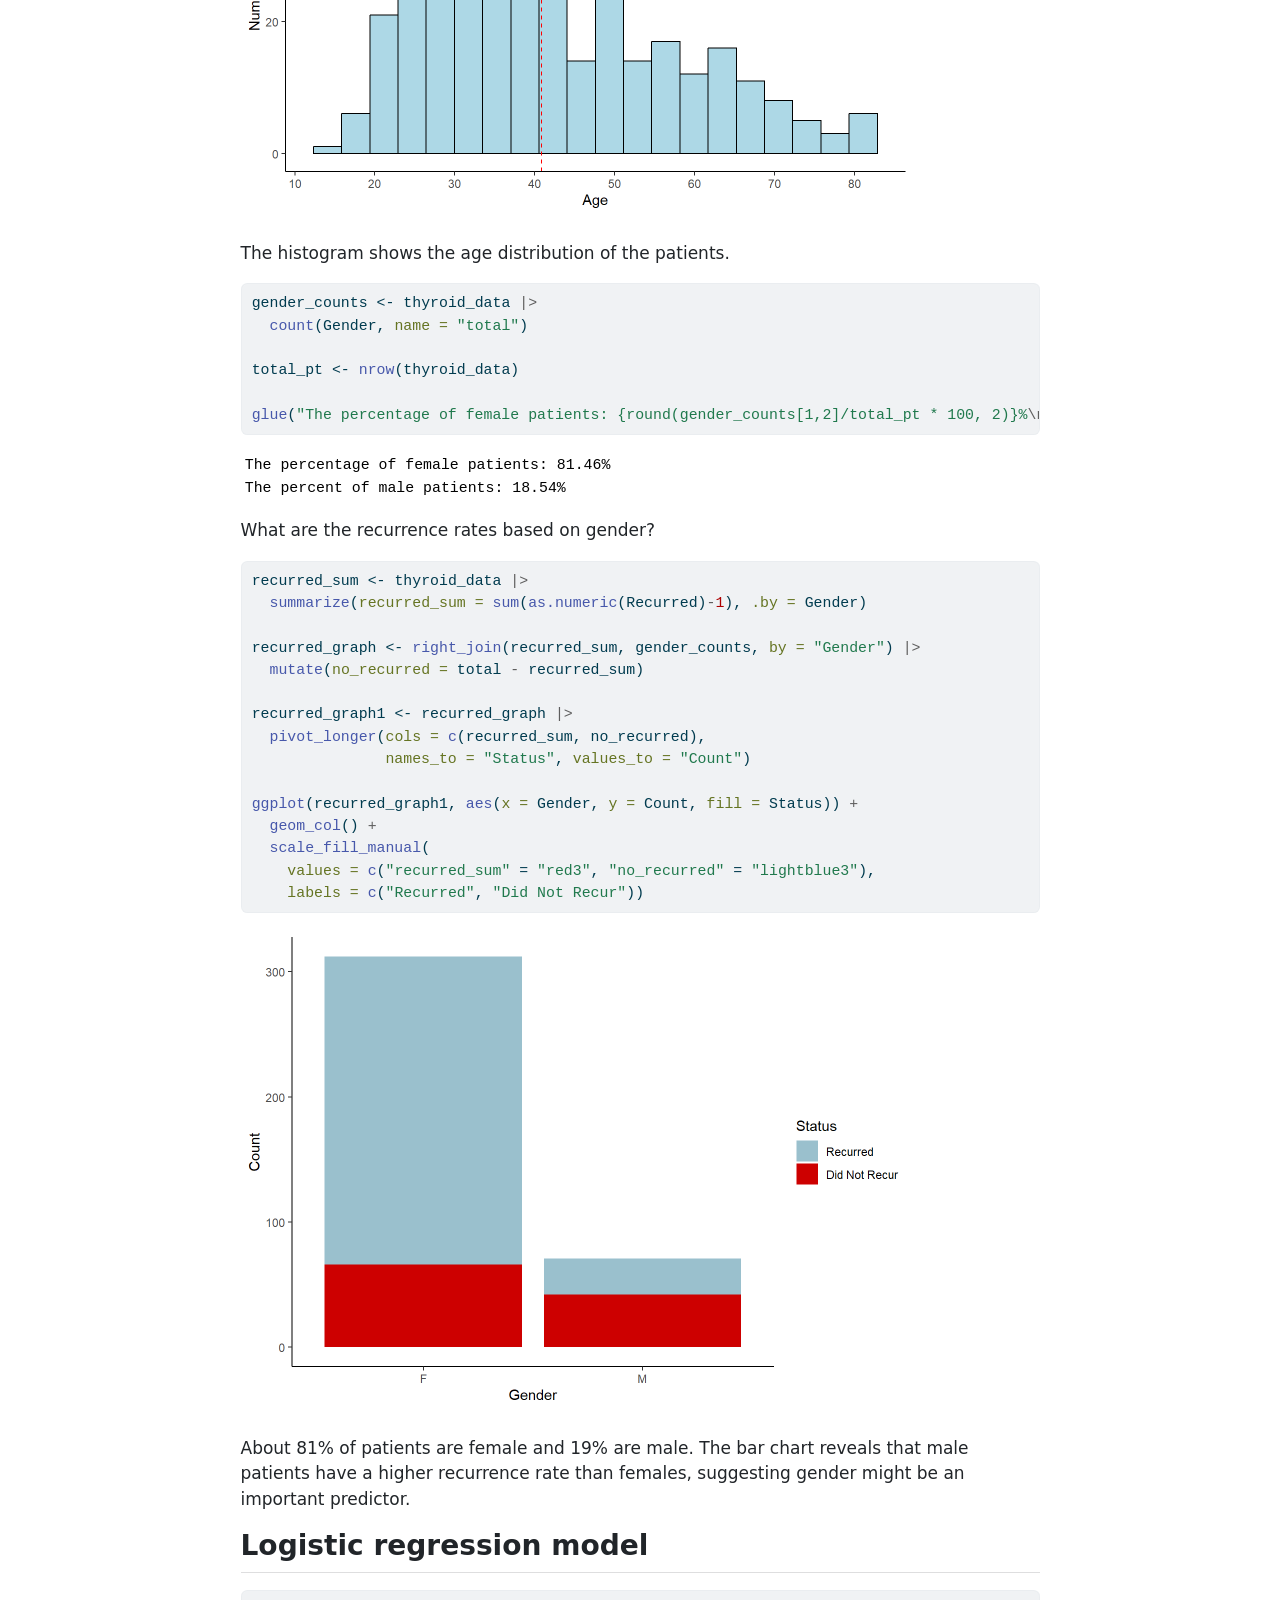
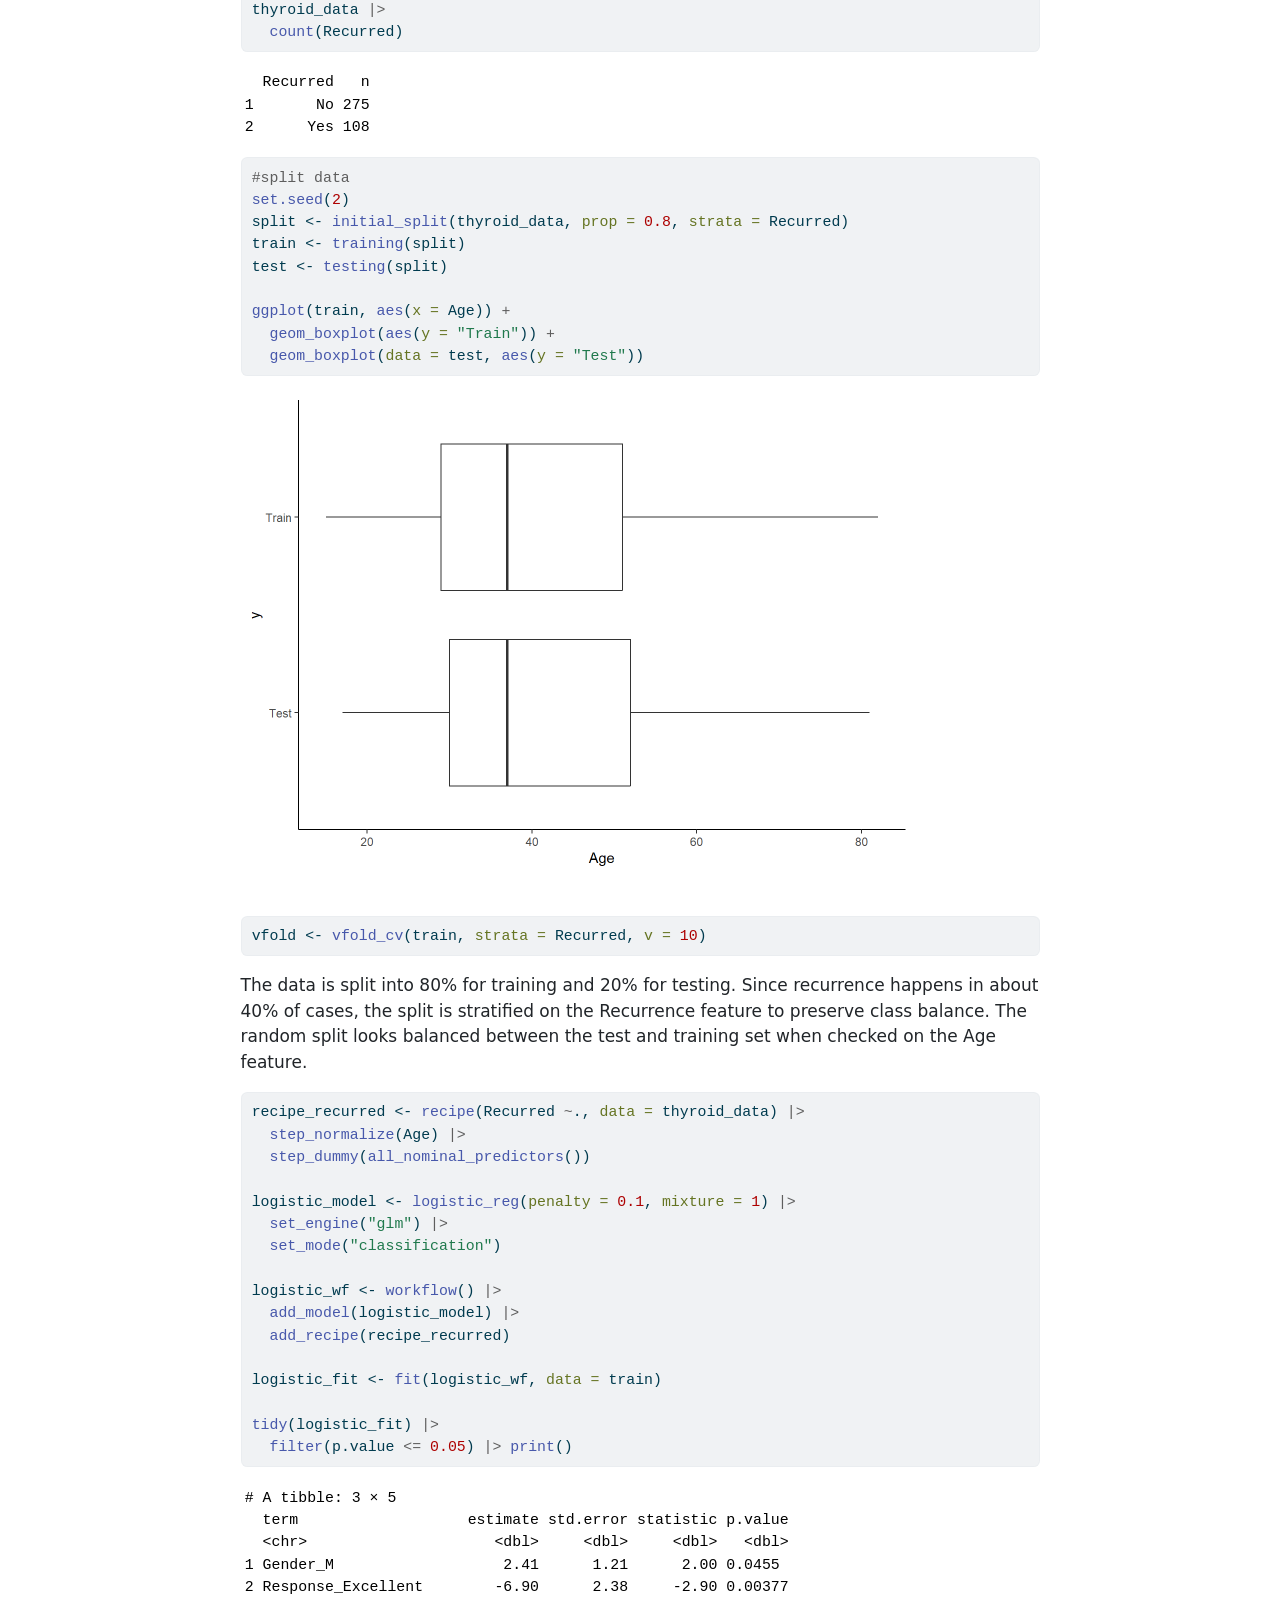
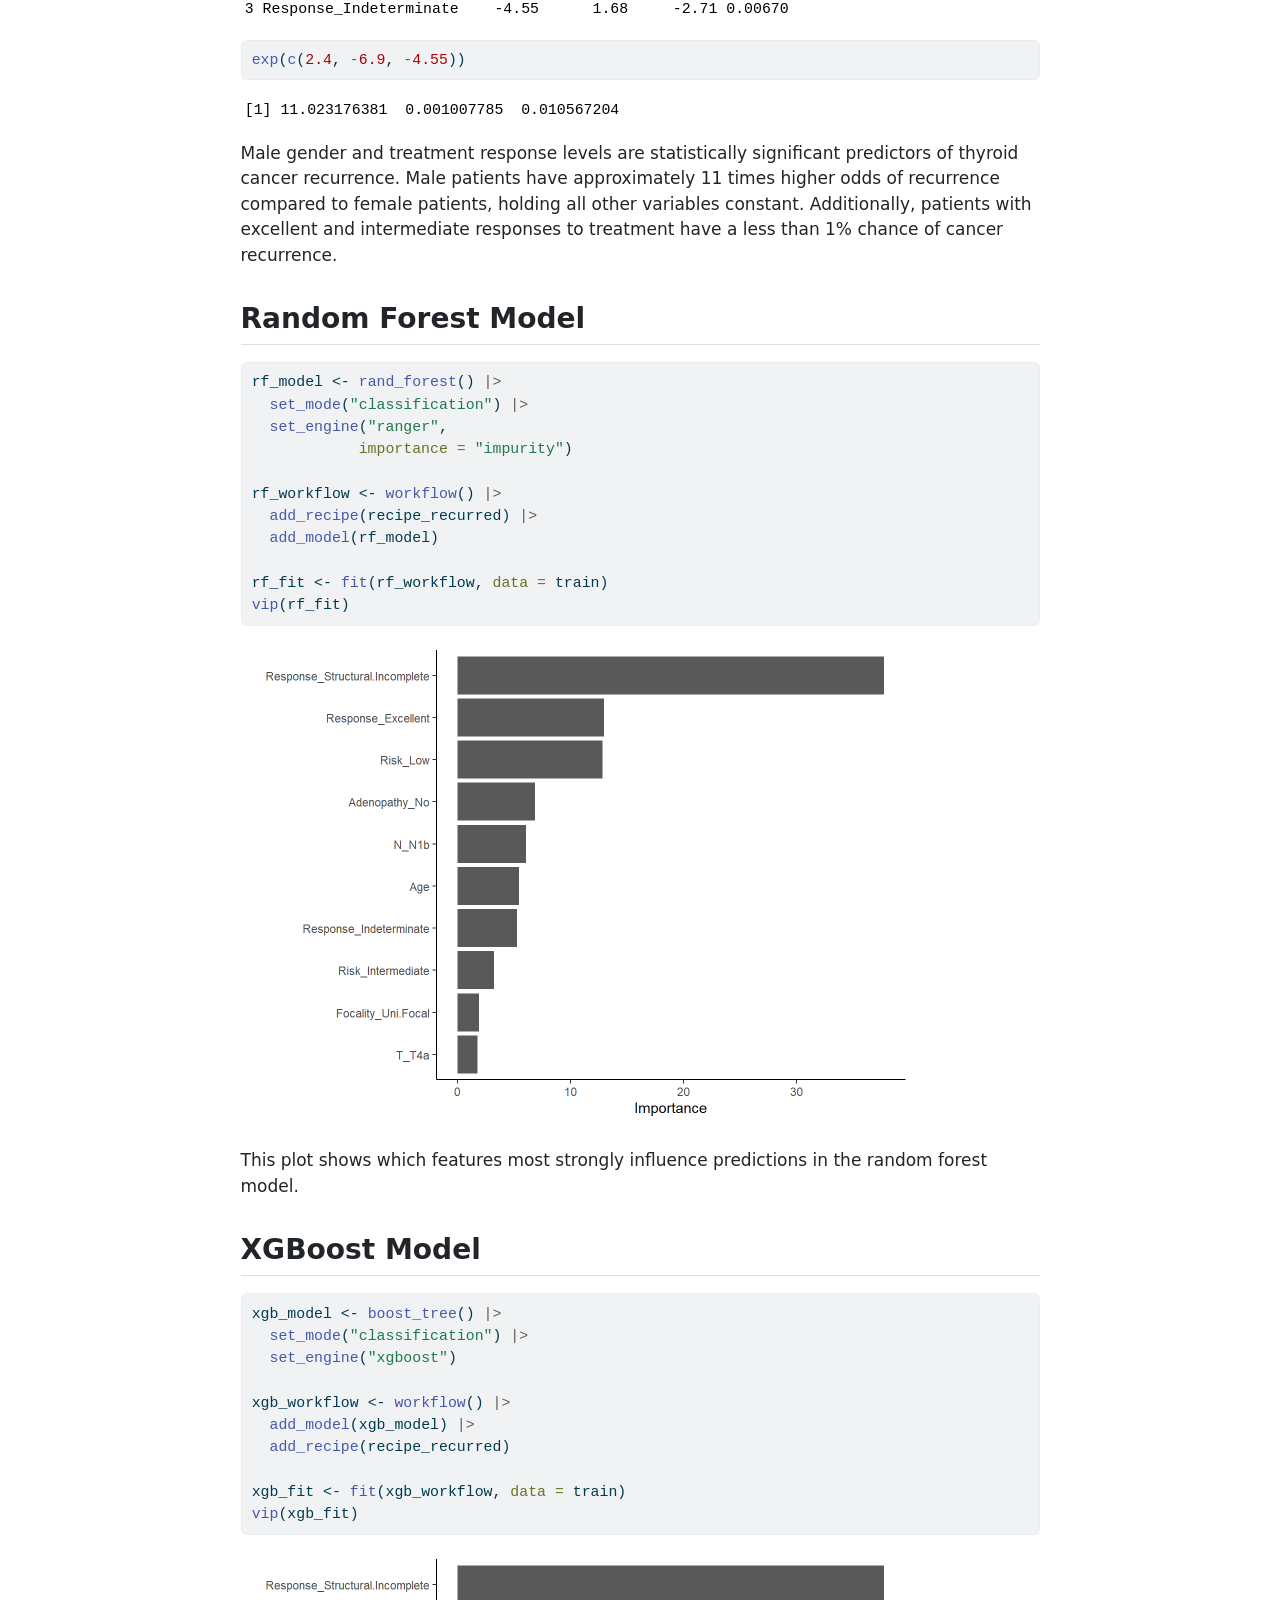
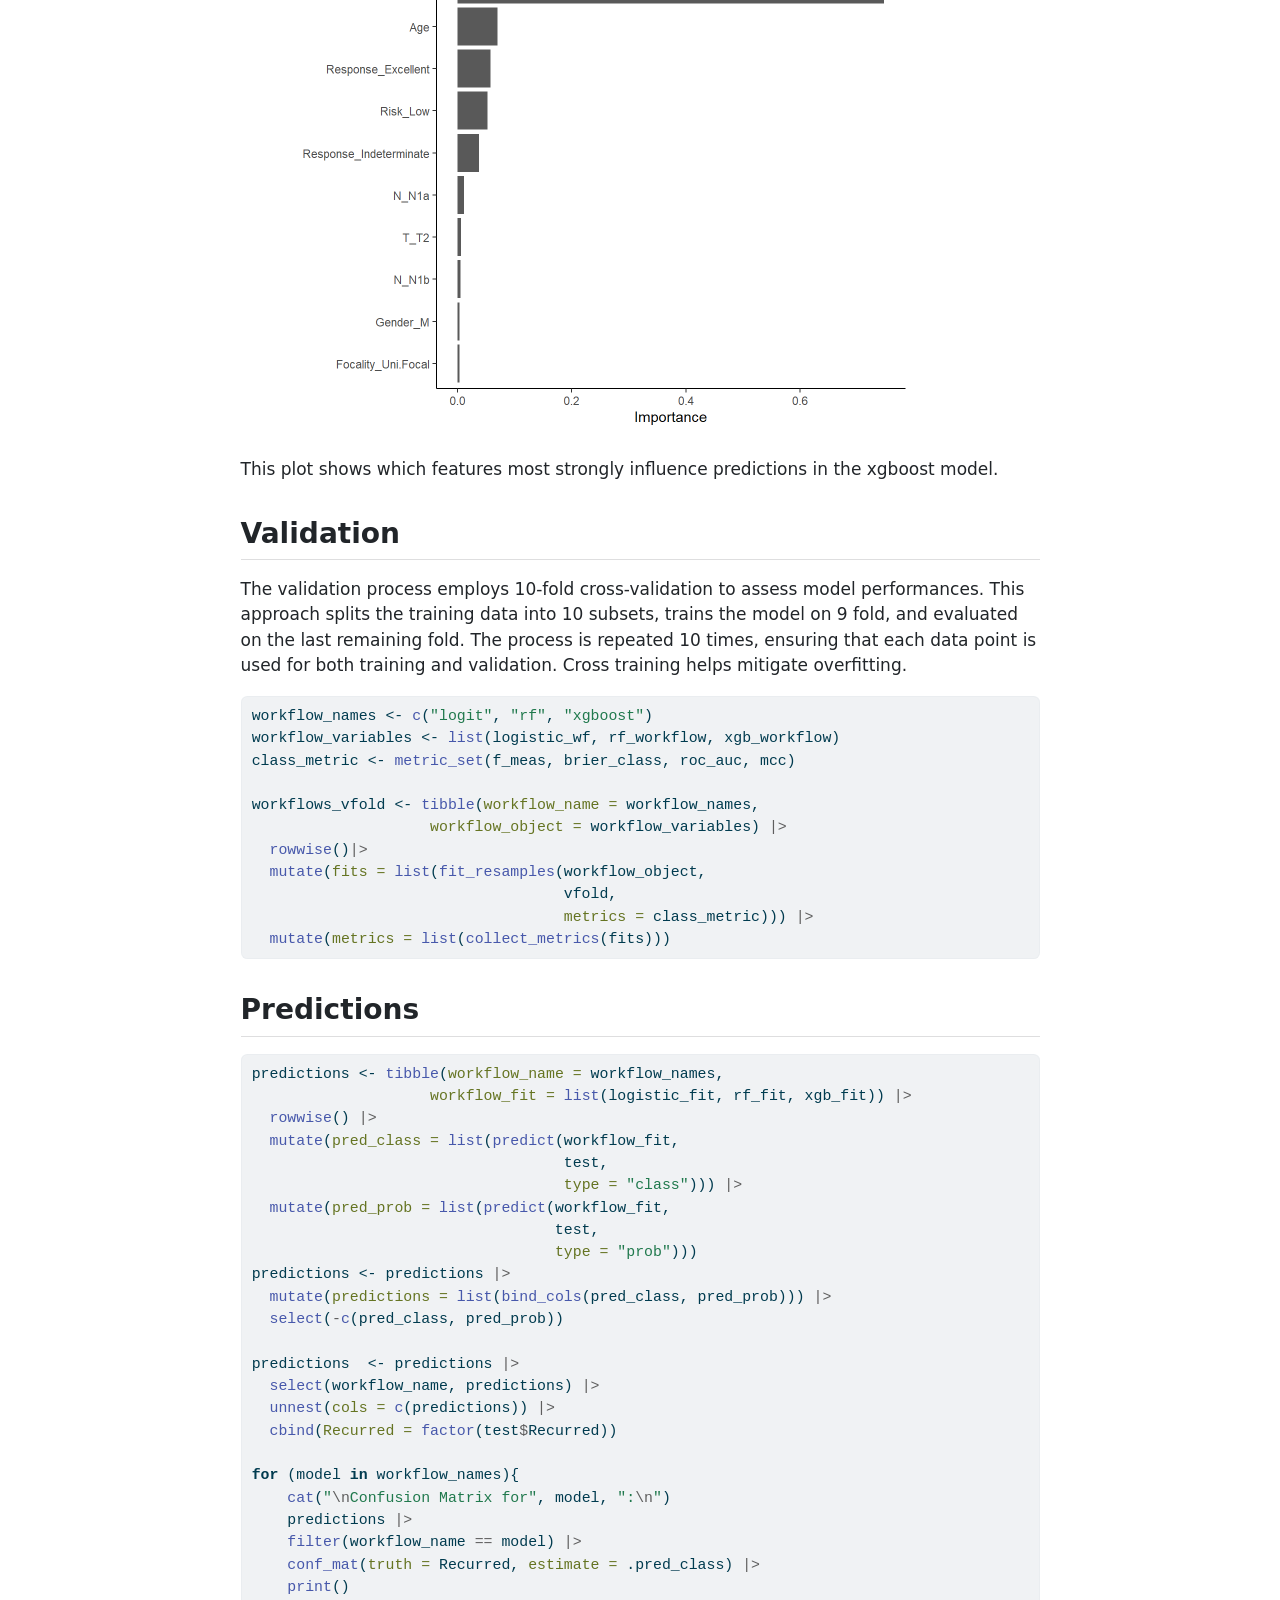
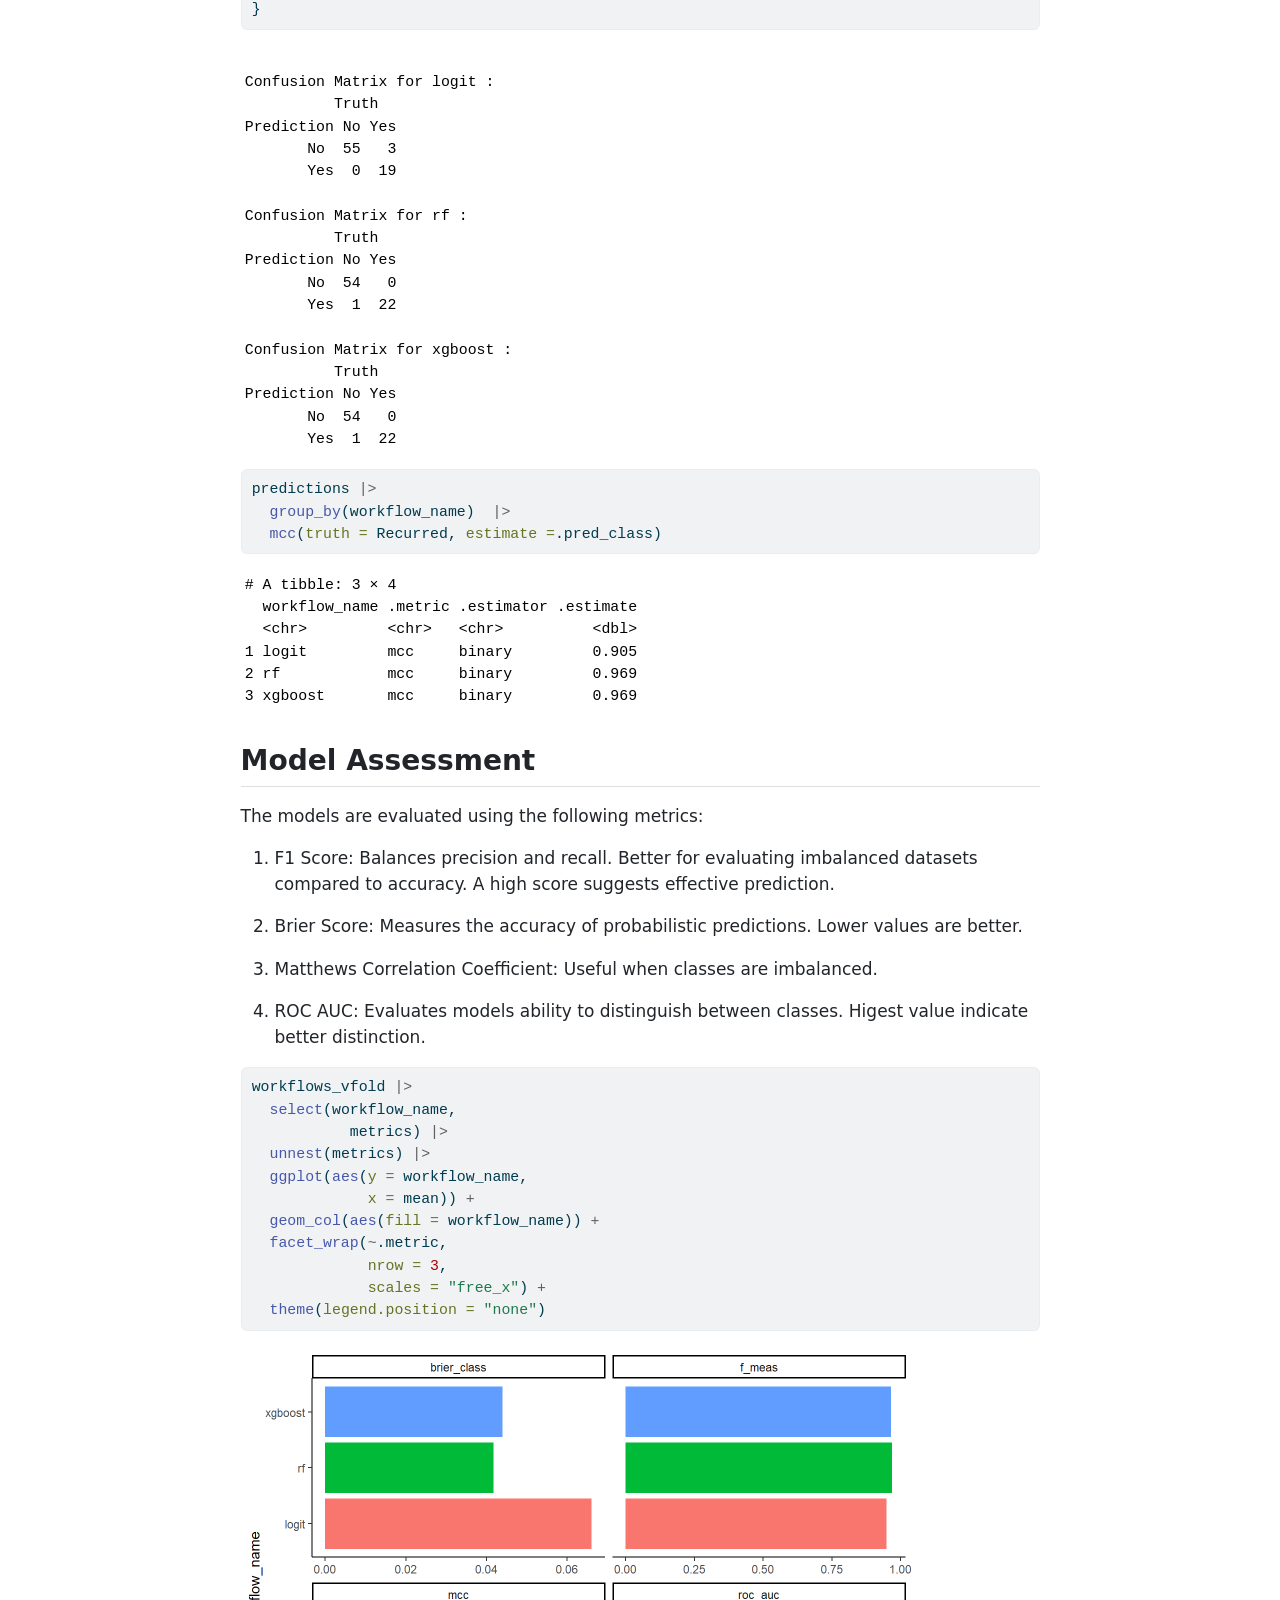
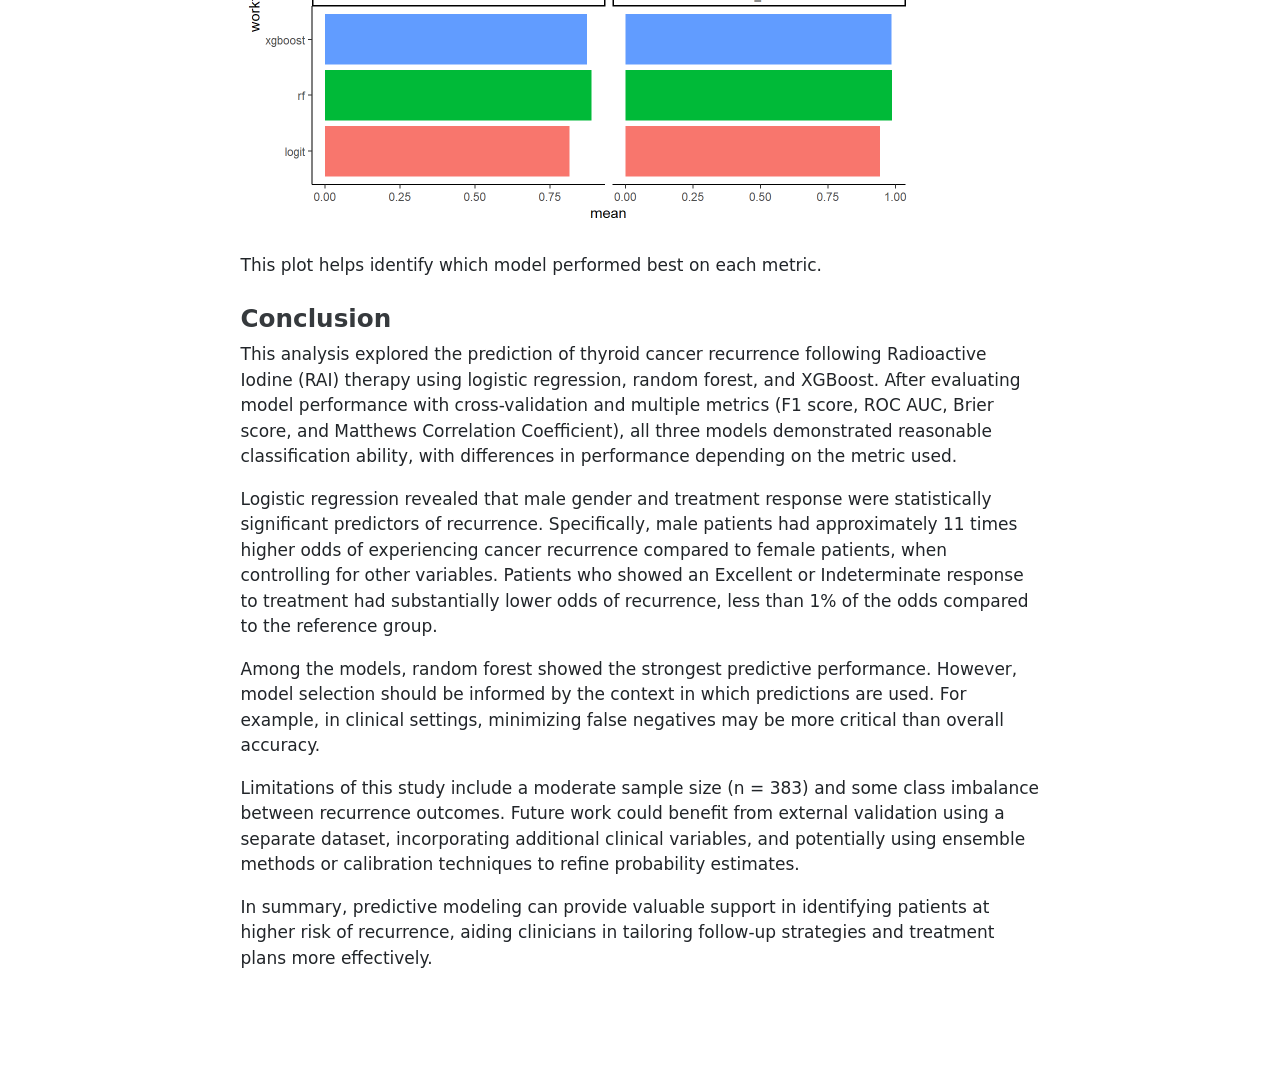
<file: Thyroid_cancer.html>
<!DOCTYPE html>
<html xmlns="http://www.w3.org/1999/xhtml" lang="en" xml:lang="en"><head>

<meta charset="utf-8">
<meta name="generator" content="quarto-1.7.22">

<meta name="viewport" content="width=device-width, initial-scale=1.0, user-scalable=yes">


<title>Thyroid Cancer Recurrence</title>
<style>
code{white-space: pre-wrap;}
span.smallcaps{font-variant: small-caps;}
div.columns{display: flex; gap: min(4vw, 1.5em);}
div.column{flex: auto; overflow-x: auto;}
div.hanging-indent{margin-left: 1.5em; text-indent: -1.5em;}
ul.task-list{list-style: none;}
ul.task-list li input[type="checkbox"] {
  width: 0.8em;
  margin: 0 0.8em 0.2em -1em; /* quarto-specific, see https://github.com/quarto-dev/quarto-cli/issues/4556 */ 
  vertical-align: middle;
}
/* CSS for syntax highlighting */
html { -webkit-text-size-adjust: 100%; }
pre > code.sourceCode { white-space: pre; position: relative; }
pre > code.sourceCode > span { display: inline-block; line-height: 1.25; }
pre > code.sourceCode > span:empty { height: 1.2em; }
.sourceCode { overflow: visible; }
code.sourceCode > span { color: inherit; text-decoration: inherit; }
div.sourceCode { margin: 1em 0; }
pre.sourceCode { margin: 0; }
@media screen {
div.sourceCode { overflow: auto; }
}
@media print {
pre > code.sourceCode { white-space: pre-wrap; }
pre > code.sourceCode > span { text-indent: -5em; padding-left: 5em; }
}
pre.numberSource code
  { counter-reset: source-line 0; }
pre.numberSource code > span
  { position: relative; left: -4em; counter-increment: source-line; }
pre.numberSource code > span > a:first-child::before
  { content: counter(source-line);
    position: relative; left: -1em; text-align: right; vertical-align: baseline;
    border: none; display: inline-block;
    -webkit-touch-callout: none; -webkit-user-select: none;
    -khtml-user-select: none; -moz-user-select: none;
    -ms-user-select: none; user-select: none;
    padding: 0 4px; width: 4em;
  }
pre.numberSource { margin-left: 3em;  padding-left: 4px; }
div.sourceCode
  {   }
@media screen {
pre > code.sourceCode > span > a:first-child::before { text-decoration: underline; }
}
</style>


<script src="Thyroid_cancer_files/libs/clipboard/clipboard.min.js"></script>
<script src="Thyroid_cancer_files/libs/quarto-html/quarto.js" type="module"></script>
<script src="Thyroid_cancer_files/libs/quarto-html/tabsets/tabsets.js" type="module"></script>
<script src="Thyroid_cancer_files/libs/quarto-html/popper.min.js"></script>
<script src="Thyroid_cancer_files/libs/quarto-html/tippy.umd.min.js"></script>
<script src="Thyroid_cancer_files/libs/quarto-html/anchor.min.js"></script>
<link href="Thyroid_cancer_files/libs/quarto-html/tippy.css" rel="stylesheet">
<link href="Thyroid_cancer_files/libs/quarto-html/quarto-syntax-highlighting-7b4406b7675125bc2ba204020e191172.css" rel="stylesheet" id="quarto-text-highlighting-styles">
<script src="Thyroid_cancer_files/libs/bootstrap/bootstrap.min.js"></script>
<link href="Thyroid_cancer_files/libs/bootstrap/bootstrap-icons.css" rel="stylesheet">
<link href="Thyroid_cancer_files/libs/bootstrap/bootstrap-c55efa1fd218a545ebab9e5bcab7af02.min.css" rel="stylesheet" append-hash="true" id="quarto-bootstrap" data-mode="light">


</head>

<body class="fullcontent quarto-light">

<div id="quarto-content" class="page-columns page-rows-contents page-layout-article">

<main class="content" id="quarto-document-content">

<header id="title-block-header" class="quarto-title-block default">
<div class="quarto-title">
<h1 class="title">Thyroid Cancer Recurrence</h1>
</div>



<div class="quarto-title-meta">

    
  
    
  </div>
  


</header>


<p>This dataset focuses on thyroid cancer recurrence after Radioactive Iodine (RAI) therapy. It contains 383 patient records with 13 key attributes. This data will be used to build predictive models for future cancer recurrence using logistic regression, random forest, and XGBoost.</p>
<p><br>
<strong>Column Descriptions:</strong></p>
<ul>
<li><p><strong>Age</strong> : Age of the patient (in years).</p></li>
<li><p><strong>Gender</strong> : Patient’s gender (Male or Female).</p></li>
<li><p><strong>Hx Radiotherapy</strong> : History of prior radiotherapy (Yes or No).</p></li>
<li><p><strong>Adenopathy</strong> : Presence of lymph node involvement (Yes or No).</p></li>
<li><p><strong>Pathology</strong> : Type of thyroid cancer (e.g., Micropapillary).</p></li>
<li><p><strong>Focality</strong> : Tumor focality (Uni-Focal or Multi-Focal).</p></li>
<li><p><strong>Risk</strong> : Cancer risk classification (Low, Intermediate, High).</p></li>
<li><p><strong>T</strong> : Tumor classification (T1, T2, etc.).</p></li>
<li><p><strong>N</strong> : Lymph node classification (N0, N1, etc.).</p></li>
<li><p><strong>M</strong> : Metastasis classification (M0, M1, etc.).</p></li>
<li><p><strong>Stage</strong> : Cancer staging (Stage I, II, III, IV).</p></li>
<li><p><strong>Response</strong> : Treatment response (Excellent, Indeterminate, etc.).</p></li>
<li><p><strong>Recurred</strong> : Whether cancer recurred (Yes or No).</p></li>
</ul>
<p>What is the average age of a patient with thyroid cancer?</p>
<div class="cell">
<div class="sourceCode cell-code" id="cb1"><pre class="sourceCode r code-with-copy"><code class="sourceCode r"><span id="cb1-1"><a href="#cb1-1" aria-hidden="true" tabindex="-1"></a>mean_age <span class="ot">&lt;-</span> thyroid_data <span class="sc">|&gt;</span> </span>
<span id="cb1-2"><a href="#cb1-2" aria-hidden="true" tabindex="-1"></a>  <span class="fu">summarize</span>(<span class="at">mean_age =</span> <span class="fu">mean</span>(Age)) <span class="sc">|&gt;</span></span>
<span id="cb1-3"><a href="#cb1-3" aria-hidden="true" tabindex="-1"></a>  <span class="fu">unlist</span>() </span>
<span id="cb1-4"><a href="#cb1-4" aria-hidden="true" tabindex="-1"></a></span>
<span id="cb1-5"><a href="#cb1-5" aria-hidden="true" tabindex="-1"></a><span class="fu">min</span>(thyroid_data<span class="sc">$</span>Age)</span></code><button title="Copy to Clipboard" class="code-copy-button"><i class="bi"></i></button></pre></div>
<div class="cell-output cell-output-stdout">
<pre><code>[1] 15</code></pre>
</div>
<div class="sourceCode cell-code" id="cb3"><pre class="sourceCode r code-with-copy"><code class="sourceCode r"><span id="cb3-1"><a href="#cb3-1" aria-hidden="true" tabindex="-1"></a><span class="fu">max</span>(thyroid_data<span class="sc">$</span>Age)</span></code><button title="Copy to Clipboard" class="code-copy-button"><i class="bi"></i></button></pre></div>
<div class="cell-output cell-output-stdout">
<pre><code>[1] 82</code></pre>
</div>
<div class="sourceCode cell-code" id="cb5"><pre class="sourceCode r code-with-copy"><code class="sourceCode r"><span id="cb5-1"><a href="#cb5-1" aria-hidden="true" tabindex="-1"></a><span class="fu">ggplot</span>(thyroid_data, <span class="fu">aes</span>(<span class="at">x =</span> Age)) <span class="sc">+</span></span>
<span id="cb5-2"><a href="#cb5-2" aria-hidden="true" tabindex="-1"></a>  <span class="fu">geom_histogram</span>(<span class="at">bins =</span> <span class="dv">20</span>, <span class="at">fill =</span> <span class="st">"lightblue"</span>, <span class="at">color=</span> <span class="st">"black"</span>) <span class="sc">+</span></span>
<span id="cb5-3"><a href="#cb5-3" aria-hidden="true" tabindex="-1"></a>  <span class="fu">scale_x_continuous</span>(<span class="at">breaks =</span> <span class="fu">seq</span>(<span class="dv">10</span>, <span class="dv">90</span>, <span class="at">by =</span> <span class="dv">10</span>)) <span class="sc">+</span></span>
<span id="cb5-4"><a href="#cb5-4" aria-hidden="true" tabindex="-1"></a>  <span class="fu">labs</span>(<span class="at">title =</span> <span class="st">"Age Histogram"</span>, <span class="at">x =</span> <span class="st">"Age"</span>, <span class="at">y =</span> <span class="st">"Number of Patients"</span>) <span class="sc">+</span></span>
<span id="cb5-5"><a href="#cb5-5" aria-hidden="true" tabindex="-1"></a>  <span class="fu">geom_vline</span>(<span class="at">xintercept =</span> mean_age, <span class="at">color =</span> <span class="st">"red"</span>, <span class="at">linetype =</span> <span class="st">"dashed"</span>) <span class="sc">+</span></span>
<span id="cb5-6"><a href="#cb5-6" aria-hidden="true" tabindex="-1"></a>  <span class="fu">annotate</span>(<span class="st">"text"</span>, <span class="at">x =</span> <span class="dv">50</span>, <span class="at">y =</span> <span class="dv">45</span>,</span>
<span id="cb5-7"><a href="#cb5-7" aria-hidden="true" tabindex="-1"></a>           <span class="at">label =</span> <span class="fu">glue</span>(<span class="st">"Average Age {round(mean_age, 2)}"</span>), </span>
<span id="cb5-8"><a href="#cb5-8" aria-hidden="true" tabindex="-1"></a>           <span class="at">color =</span> <span class="st">"red"</span>)</span></code><button title="Copy to Clipboard" class="code-copy-button"><i class="bi"></i></button></pre></div>
<div class="cell-output-display">
<div>
<figure class="figure">
<p><img src="Thyroid_cancer_files/figure-html/unnamed-chunk-2-1.png" class="img-fluid figure-img" width="672"></p>
</figure>
</div>
</div>
</div>
<p>The histogram shows the age distribution of the patients.</p>
<div class="cell">
<div class="sourceCode cell-code" id="cb6"><pre class="sourceCode r code-with-copy"><code class="sourceCode r"><span id="cb6-1"><a href="#cb6-1" aria-hidden="true" tabindex="-1"></a>gender_counts <span class="ot">&lt;-</span> thyroid_data <span class="sc">|&gt;</span></span>
<span id="cb6-2"><a href="#cb6-2" aria-hidden="true" tabindex="-1"></a>  <span class="fu">count</span>(Gender, <span class="at">name =</span> <span class="st">"total"</span>)</span>
<span id="cb6-3"><a href="#cb6-3" aria-hidden="true" tabindex="-1"></a></span>
<span id="cb6-4"><a href="#cb6-4" aria-hidden="true" tabindex="-1"></a>total_pt <span class="ot">&lt;-</span> <span class="fu">nrow</span>(thyroid_data)</span>
<span id="cb6-5"><a href="#cb6-5" aria-hidden="true" tabindex="-1"></a></span>
<span id="cb6-6"><a href="#cb6-6" aria-hidden="true" tabindex="-1"></a><span class="fu">glue</span>(<span class="st">"The percentage of female patients: {round(gender_counts[1,2]/total_pt * 100, 2)}%</span><span class="sc">\n</span><span class="st"> The percent of male patients: {round(gender_counts[2,2]/total_pt * 100, 2)}%"</span>)</span></code><button title="Copy to Clipboard" class="code-copy-button"><i class="bi"></i></button></pre></div>
<div class="cell-output cell-output-stdout">
<pre><code>The percentage of female patients: 81.46%
The percent of male patients: 18.54%</code></pre>
</div>
</div>
<p>What are the recurrence rates based on gender?</p>
<div class="cell">
<div class="sourceCode cell-code" id="cb8"><pre class="sourceCode r code-with-copy"><code class="sourceCode r"><span id="cb8-1"><a href="#cb8-1" aria-hidden="true" tabindex="-1"></a>recurred_sum <span class="ot">&lt;-</span> thyroid_data <span class="sc">|&gt;</span></span>
<span id="cb8-2"><a href="#cb8-2" aria-hidden="true" tabindex="-1"></a>  <span class="fu">summarize</span>(<span class="at">recurred_sum =</span> <span class="fu">sum</span>(<span class="fu">as.numeric</span>(Recurred)<span class="sc">-</span><span class="dv">1</span>), <span class="at">.by =</span> Gender)</span>
<span id="cb8-3"><a href="#cb8-3" aria-hidden="true" tabindex="-1"></a></span>
<span id="cb8-4"><a href="#cb8-4" aria-hidden="true" tabindex="-1"></a>recurred_graph <span class="ot">&lt;-</span> <span class="fu">right_join</span>(recurred_sum, gender_counts, <span class="at">by =</span> <span class="st">"Gender"</span>) <span class="sc">|&gt;</span></span>
<span id="cb8-5"><a href="#cb8-5" aria-hidden="true" tabindex="-1"></a>  <span class="fu">mutate</span>(<span class="at">no_recurred =</span> total <span class="sc">-</span> recurred_sum)</span>
<span id="cb8-6"><a href="#cb8-6" aria-hidden="true" tabindex="-1"></a></span>
<span id="cb8-7"><a href="#cb8-7" aria-hidden="true" tabindex="-1"></a>recurred_graph1 <span class="ot">&lt;-</span> recurred_graph <span class="sc">|&gt;</span></span>
<span id="cb8-8"><a href="#cb8-8" aria-hidden="true" tabindex="-1"></a>  <span class="fu">pivot_longer</span>(<span class="at">cols =</span> <span class="fu">c</span>(recurred_sum, no_recurred),</span>
<span id="cb8-9"><a href="#cb8-9" aria-hidden="true" tabindex="-1"></a>               <span class="at">names_to =</span> <span class="st">"Status"</span>, <span class="at">values_to =</span> <span class="st">"Count"</span>)</span>
<span id="cb8-10"><a href="#cb8-10" aria-hidden="true" tabindex="-1"></a></span>
<span id="cb8-11"><a href="#cb8-11" aria-hidden="true" tabindex="-1"></a><span class="fu">ggplot</span>(recurred_graph1, <span class="fu">aes</span>(<span class="at">x =</span> Gender, <span class="at">y =</span> Count, <span class="at">fill =</span> Status)) <span class="sc">+</span></span>
<span id="cb8-12"><a href="#cb8-12" aria-hidden="true" tabindex="-1"></a>  <span class="fu">geom_col</span>() <span class="sc">+</span></span>
<span id="cb8-13"><a href="#cb8-13" aria-hidden="true" tabindex="-1"></a>  <span class="fu">scale_fill_manual</span>(</span>
<span id="cb8-14"><a href="#cb8-14" aria-hidden="true" tabindex="-1"></a>    <span class="at">values =</span> <span class="fu">c</span>(<span class="st">"recurred_sum"</span> <span class="ot">=</span> <span class="st">"red3"</span>, <span class="st">"no_recurred"</span> <span class="ot">=</span> <span class="st">"lightblue3"</span>),</span>
<span id="cb8-15"><a href="#cb8-15" aria-hidden="true" tabindex="-1"></a>    <span class="at">labels =</span> <span class="fu">c</span>(<span class="st">"Recurred"</span>, <span class="st">"Did Not Recur"</span>))</span></code><button title="Copy to Clipboard" class="code-copy-button"><i class="bi"></i></button></pre></div>
<div class="cell-output-display">
<div>
<figure class="figure">
<p><img src="Thyroid_cancer_files/figure-html/unnamed-chunk-4-1.png" class="img-fluid figure-img" width="672"></p>
</figure>
</div>
</div>
</div>
<p>About 81% of patients are female and 19% are male. The bar chart reveals that male patients have a higher recurrence rate than females, suggesting gender might be an important predictor.</p>
<section id="logistic-regression-model" class="level2">
<h2 class="anchored" data-anchor-id="logistic-regression-model">Logistic regression model</h2>
<div class="cell">
<div class="sourceCode cell-code" id="cb9"><pre class="sourceCode r code-with-copy"><code class="sourceCode r"><span id="cb9-1"><a href="#cb9-1" aria-hidden="true" tabindex="-1"></a>thyroid_data <span class="sc">|&gt;</span></span>
<span id="cb9-2"><a href="#cb9-2" aria-hidden="true" tabindex="-1"></a>  <span class="fu">count</span>(Recurred)</span></code><button title="Copy to Clipboard" class="code-copy-button"><i class="bi"></i></button></pre></div>
<div class="cell-output cell-output-stdout">
<pre><code>  Recurred   n
1       No 275
2      Yes 108</code></pre>
</div>
<div class="sourceCode cell-code" id="cb11"><pre class="sourceCode r code-with-copy"><code class="sourceCode r"><span id="cb11-1"><a href="#cb11-1" aria-hidden="true" tabindex="-1"></a><span class="co">#split data </span></span>
<span id="cb11-2"><a href="#cb11-2" aria-hidden="true" tabindex="-1"></a><span class="fu">set.seed</span>(<span class="dv">2</span>)</span>
<span id="cb11-3"><a href="#cb11-3" aria-hidden="true" tabindex="-1"></a>split <span class="ot">&lt;-</span> <span class="fu">initial_split</span>(thyroid_data, <span class="at">prop =</span> <span class="fl">0.8</span>, <span class="at">strata =</span> Recurred)</span>
<span id="cb11-4"><a href="#cb11-4" aria-hidden="true" tabindex="-1"></a>train <span class="ot">&lt;-</span> <span class="fu">training</span>(split)</span>
<span id="cb11-5"><a href="#cb11-5" aria-hidden="true" tabindex="-1"></a>test <span class="ot">&lt;-</span> <span class="fu">testing</span>(split)</span>
<span id="cb11-6"><a href="#cb11-6" aria-hidden="true" tabindex="-1"></a></span>
<span id="cb11-7"><a href="#cb11-7" aria-hidden="true" tabindex="-1"></a><span class="fu">ggplot</span>(train, <span class="fu">aes</span>(<span class="at">x =</span> Age)) <span class="sc">+</span></span>
<span id="cb11-8"><a href="#cb11-8" aria-hidden="true" tabindex="-1"></a>  <span class="fu">geom_boxplot</span>(<span class="fu">aes</span>(<span class="at">y =</span> <span class="st">"Train"</span>)) <span class="sc">+</span></span>
<span id="cb11-9"><a href="#cb11-9" aria-hidden="true" tabindex="-1"></a>  <span class="fu">geom_boxplot</span>(<span class="at">data =</span> test, <span class="fu">aes</span>(<span class="at">y =</span> <span class="st">"Test"</span>))</span></code><button title="Copy to Clipboard" class="code-copy-button"><i class="bi"></i></button></pre></div>
<div class="cell-output-display">
<div>
<figure class="figure">
<p><img src="Thyroid_cancer_files/figure-html/unnamed-chunk-5-1.png" class="img-fluid figure-img" width="672"></p>
</figure>
</div>
</div>
<div class="sourceCode cell-code" id="cb12"><pre class="sourceCode r code-with-copy"><code class="sourceCode r"><span id="cb12-1"><a href="#cb12-1" aria-hidden="true" tabindex="-1"></a>vfold <span class="ot">&lt;-</span> <span class="fu">vfold_cv</span>(train, <span class="at">strata =</span> Recurred, <span class="at">v =</span> <span class="dv">10</span>)</span></code><button title="Copy to Clipboard" class="code-copy-button"><i class="bi"></i></button></pre></div>
</div>
<p>The data is split into 80% for training and 20% for testing. Since recurrence happens in about 40% of cases, the split is stratified on the Recurrence feature to preserve class balance. The random split looks balanced between the test and training set when checked on the Age feature.</p>
<div class="cell">
<div class="sourceCode cell-code" id="cb13"><pre class="sourceCode r code-with-copy"><code class="sourceCode r"><span id="cb13-1"><a href="#cb13-1" aria-hidden="true" tabindex="-1"></a>recipe_recurred <span class="ot">&lt;-</span> <span class="fu">recipe</span>(Recurred <span class="sc">~</span>., <span class="at">data =</span> thyroid_data) <span class="sc">|&gt;</span></span>
<span id="cb13-2"><a href="#cb13-2" aria-hidden="true" tabindex="-1"></a>  <span class="fu">step_normalize</span>(Age) <span class="sc">|&gt;</span></span>
<span id="cb13-3"><a href="#cb13-3" aria-hidden="true" tabindex="-1"></a>  <span class="fu">step_dummy</span>(<span class="fu">all_nominal_predictors</span>())</span>
<span id="cb13-4"><a href="#cb13-4" aria-hidden="true" tabindex="-1"></a>  </span>
<span id="cb13-5"><a href="#cb13-5" aria-hidden="true" tabindex="-1"></a>logistic_model <span class="ot">&lt;-</span> <span class="fu">logistic_reg</span>(<span class="at">penalty =</span> <span class="fl">0.1</span>, <span class="at">mixture =</span> <span class="dv">1</span>) <span class="sc">|&gt;</span></span>
<span id="cb13-6"><a href="#cb13-6" aria-hidden="true" tabindex="-1"></a>  <span class="fu">set_engine</span>(<span class="st">"glm"</span>) <span class="sc">|&gt;</span></span>
<span id="cb13-7"><a href="#cb13-7" aria-hidden="true" tabindex="-1"></a>  <span class="fu">set_mode</span>(<span class="st">"classification"</span>) </span>
<span id="cb13-8"><a href="#cb13-8" aria-hidden="true" tabindex="-1"></a></span>
<span id="cb13-9"><a href="#cb13-9" aria-hidden="true" tabindex="-1"></a>logistic_wf <span class="ot">&lt;-</span> <span class="fu">workflow</span>() <span class="sc">|&gt;</span></span>
<span id="cb13-10"><a href="#cb13-10" aria-hidden="true" tabindex="-1"></a>  <span class="fu">add_model</span>(logistic_model) <span class="sc">|&gt;</span></span>
<span id="cb13-11"><a href="#cb13-11" aria-hidden="true" tabindex="-1"></a>  <span class="fu">add_recipe</span>(recipe_recurred)</span>
<span id="cb13-12"><a href="#cb13-12" aria-hidden="true" tabindex="-1"></a></span>
<span id="cb13-13"><a href="#cb13-13" aria-hidden="true" tabindex="-1"></a>logistic_fit <span class="ot">&lt;-</span> <span class="fu">fit</span>(logistic_wf, <span class="at">data =</span> train)</span>
<span id="cb13-14"><a href="#cb13-14" aria-hidden="true" tabindex="-1"></a></span>
<span id="cb13-15"><a href="#cb13-15" aria-hidden="true" tabindex="-1"></a><span class="fu">tidy</span>(logistic_fit) <span class="sc">|&gt;</span></span>
<span id="cb13-16"><a href="#cb13-16" aria-hidden="true" tabindex="-1"></a>  <span class="fu">filter</span>(p.value <span class="sc">&lt;=</span> <span class="fl">0.05</span>) <span class="sc">|&gt;</span> <span class="fu">print</span>()</span></code><button title="Copy to Clipboard" class="code-copy-button"><i class="bi"></i></button></pre></div>
<div class="cell-output cell-output-stdout">
<pre><code># A tibble: 3 × 5
  term                   estimate std.error statistic p.value
  &lt;chr&gt;                     &lt;dbl&gt;     &lt;dbl&gt;     &lt;dbl&gt;   &lt;dbl&gt;
1 Gender_M                   2.41      1.21      2.00 0.0455 
2 Response_Excellent        -6.90      2.38     -2.90 0.00377
3 Response_Indeterminate    -4.55      1.68     -2.71 0.00670</code></pre>
</div>
<div class="sourceCode cell-code" id="cb15"><pre class="sourceCode r code-with-copy"><code class="sourceCode r"><span id="cb15-1"><a href="#cb15-1" aria-hidden="true" tabindex="-1"></a><span class="fu">exp</span>(<span class="fu">c</span>(<span class="fl">2.4</span>, <span class="sc">-</span><span class="fl">6.9</span>, <span class="sc">-</span><span class="fl">4.55</span>))</span></code><button title="Copy to Clipboard" class="code-copy-button"><i class="bi"></i></button></pre></div>
<div class="cell-output cell-output-stdout">
<pre><code>[1] 11.023176381  0.001007785  0.010567204</code></pre>
</div>
</div>
<p>Male gender and treatment response levels are statistically significant predictors of thyroid cancer recurrence. Male patients have approximately 11 times higher odds of recurrence compared to female patients, holding all other variables constant. Additionally, patients with excellent and intermediate responses to treatment have a less than 1% chance of cancer recurrence.</p>
</section>
<section id="random-forest-model" class="level2">
<h2 class="anchored" data-anchor-id="random-forest-model">Random Forest Model</h2>
<div class="cell">
<div class="sourceCode cell-code" id="cb17"><pre class="sourceCode r code-with-copy"><code class="sourceCode r"><span id="cb17-1"><a href="#cb17-1" aria-hidden="true" tabindex="-1"></a>rf_model <span class="ot">&lt;-</span> <span class="fu">rand_forest</span>() <span class="sc">|&gt;</span></span>
<span id="cb17-2"><a href="#cb17-2" aria-hidden="true" tabindex="-1"></a>  <span class="fu">set_mode</span>(<span class="st">"classification"</span>) <span class="sc">|&gt;</span></span>
<span id="cb17-3"><a href="#cb17-3" aria-hidden="true" tabindex="-1"></a>  <span class="fu">set_engine</span>(<span class="st">"ranger"</span>, </span>
<span id="cb17-4"><a href="#cb17-4" aria-hidden="true" tabindex="-1"></a>            <span class="at">importance =</span> <span class="st">"impurity"</span>)</span>
<span id="cb17-5"><a href="#cb17-5" aria-hidden="true" tabindex="-1"></a></span>
<span id="cb17-6"><a href="#cb17-6" aria-hidden="true" tabindex="-1"></a>rf_workflow <span class="ot">&lt;-</span> <span class="fu">workflow</span>() <span class="sc">|&gt;</span></span>
<span id="cb17-7"><a href="#cb17-7" aria-hidden="true" tabindex="-1"></a>  <span class="fu">add_recipe</span>(recipe_recurred) <span class="sc">|&gt;</span></span>
<span id="cb17-8"><a href="#cb17-8" aria-hidden="true" tabindex="-1"></a>  <span class="fu">add_model</span>(rf_model)</span>
<span id="cb17-9"><a href="#cb17-9" aria-hidden="true" tabindex="-1"></a></span>
<span id="cb17-10"><a href="#cb17-10" aria-hidden="true" tabindex="-1"></a>rf_fit <span class="ot">&lt;-</span> <span class="fu">fit</span>(rf_workflow, <span class="at">data =</span> train)</span>
<span id="cb17-11"><a href="#cb17-11" aria-hidden="true" tabindex="-1"></a><span class="fu">vip</span>(rf_fit)</span></code><button title="Copy to Clipboard" class="code-copy-button"><i class="bi"></i></button></pre></div>
<div class="cell-output-display">
<div>
<figure class="figure">
<p><img src="Thyroid_cancer_files/figure-html/unnamed-chunk-7-1.png" class="img-fluid figure-img" width="672"></p>
</figure>
</div>
</div>
</div>
<p>This plot shows which features most strongly influence predictions in the random forest model.</p>
</section>
<section id="xgboost-model" class="level2">
<h2 class="anchored" data-anchor-id="xgboost-model">XGBoost Model</h2>
<div class="cell">
<div class="sourceCode cell-code" id="cb18"><pre class="sourceCode r code-with-copy"><code class="sourceCode r"><span id="cb18-1"><a href="#cb18-1" aria-hidden="true" tabindex="-1"></a>xgb_model <span class="ot">&lt;-</span> <span class="fu">boost_tree</span>() <span class="sc">|&gt;</span></span>
<span id="cb18-2"><a href="#cb18-2" aria-hidden="true" tabindex="-1"></a>  <span class="fu">set_mode</span>(<span class="st">"classification"</span>) <span class="sc">|&gt;</span></span>
<span id="cb18-3"><a href="#cb18-3" aria-hidden="true" tabindex="-1"></a>  <span class="fu">set_engine</span>(<span class="st">"xgboost"</span>)</span>
<span id="cb18-4"><a href="#cb18-4" aria-hidden="true" tabindex="-1"></a></span>
<span id="cb18-5"><a href="#cb18-5" aria-hidden="true" tabindex="-1"></a>xgb_workflow <span class="ot">&lt;-</span> <span class="fu">workflow</span>() <span class="sc">|&gt;</span></span>
<span id="cb18-6"><a href="#cb18-6" aria-hidden="true" tabindex="-1"></a>  <span class="fu">add_model</span>(xgb_model) <span class="sc">|&gt;</span></span>
<span id="cb18-7"><a href="#cb18-7" aria-hidden="true" tabindex="-1"></a>  <span class="fu">add_recipe</span>(recipe_recurred)</span>
<span id="cb18-8"><a href="#cb18-8" aria-hidden="true" tabindex="-1"></a></span>
<span id="cb18-9"><a href="#cb18-9" aria-hidden="true" tabindex="-1"></a>xgb_fit <span class="ot">&lt;-</span> <span class="fu">fit</span>(xgb_workflow, <span class="at">data =</span> train)</span>
<span id="cb18-10"><a href="#cb18-10" aria-hidden="true" tabindex="-1"></a><span class="fu">vip</span>(xgb_fit)</span></code><button title="Copy to Clipboard" class="code-copy-button"><i class="bi"></i></button></pre></div>
<div class="cell-output-display">
<div>
<figure class="figure">
<p><img src="Thyroid_cancer_files/figure-html/unnamed-chunk-8-1.png" class="img-fluid figure-img" width="672"></p>
</figure>
</div>
</div>
</div>
<p>This plot shows which features most strongly influence predictions in the xgboost model.</p>
</section>
<section id="validation" class="level2">
<h2 class="anchored" data-anchor-id="validation">Validation</h2>
<p>The validation process employs 10-fold cross-validation to assess model performances. This approach splits the training data into 10 subsets, trains the model on 9 fold, and evaluated on the last remaining fold. The process is repeated 10 times, ensuring that each data point is used for both training and validation. Cross training helps mitigate overfitting.</p>
<div class="cell">
<div class="sourceCode cell-code" id="cb19"><pre class="sourceCode r code-with-copy"><code class="sourceCode r"><span id="cb19-1"><a href="#cb19-1" aria-hidden="true" tabindex="-1"></a>workflow_names <span class="ot">&lt;-</span> <span class="fu">c</span>(<span class="st">"logit"</span>, <span class="st">"rf"</span>, <span class="st">"xgboost"</span>)</span>
<span id="cb19-2"><a href="#cb19-2" aria-hidden="true" tabindex="-1"></a>workflow_variables <span class="ot">&lt;-</span> <span class="fu">list</span>(logistic_wf, rf_workflow, xgb_workflow)</span>
<span id="cb19-3"><a href="#cb19-3" aria-hidden="true" tabindex="-1"></a>class_metric <span class="ot">&lt;-</span> <span class="fu">metric_set</span>(f_meas, brier_class, roc_auc, mcc)</span>
<span id="cb19-4"><a href="#cb19-4" aria-hidden="true" tabindex="-1"></a></span>
<span id="cb19-5"><a href="#cb19-5" aria-hidden="true" tabindex="-1"></a>workflows_vfold <span class="ot">&lt;-</span> <span class="fu">tibble</span>(<span class="at">workflow_name =</span> workflow_names,</span>
<span id="cb19-6"><a href="#cb19-6" aria-hidden="true" tabindex="-1"></a>                    <span class="at">workflow_object =</span> workflow_variables) <span class="sc">|&gt;</span></span>
<span id="cb19-7"><a href="#cb19-7" aria-hidden="true" tabindex="-1"></a>  <span class="fu">rowwise</span>()<span class="sc">|&gt;</span></span>
<span id="cb19-8"><a href="#cb19-8" aria-hidden="true" tabindex="-1"></a>  <span class="fu">mutate</span>(<span class="at">fits =</span> <span class="fu">list</span>(<span class="fu">fit_resamples</span>(workflow_object,</span>
<span id="cb19-9"><a href="#cb19-9" aria-hidden="true" tabindex="-1"></a>                                   vfold,</span>
<span id="cb19-10"><a href="#cb19-10" aria-hidden="true" tabindex="-1"></a>                                   <span class="at">metrics =</span> class_metric))) <span class="sc">|&gt;</span></span>
<span id="cb19-11"><a href="#cb19-11" aria-hidden="true" tabindex="-1"></a>  <span class="fu">mutate</span>(<span class="at">metrics =</span> <span class="fu">list</span>(<span class="fu">collect_metrics</span>(fits)))</span></code><button title="Copy to Clipboard" class="code-copy-button"><i class="bi"></i></button></pre></div>
</div>
</section>
<section id="predictions" class="level2">
<h2 class="anchored" data-anchor-id="predictions">Predictions</h2>
<div class="cell">
<div class="sourceCode cell-code" id="cb20"><pre class="sourceCode r code-with-copy"><code class="sourceCode r"><span id="cb20-1"><a href="#cb20-1" aria-hidden="true" tabindex="-1"></a>predictions <span class="ot">&lt;-</span> <span class="fu">tibble</span>(<span class="at">workflow_name =</span> workflow_names,</span>
<span id="cb20-2"><a href="#cb20-2" aria-hidden="true" tabindex="-1"></a>                    <span class="at">workflow_fit =</span> <span class="fu">list</span>(logistic_fit, rf_fit, xgb_fit)) <span class="sc">|&gt;</span></span>
<span id="cb20-3"><a href="#cb20-3" aria-hidden="true" tabindex="-1"></a>  <span class="fu">rowwise</span>() <span class="sc">|&gt;</span></span>
<span id="cb20-4"><a href="#cb20-4" aria-hidden="true" tabindex="-1"></a>  <span class="fu">mutate</span>(<span class="at">pred_class =</span> <span class="fu">list</span>(<span class="fu">predict</span>(workflow_fit,</span>
<span id="cb20-5"><a href="#cb20-5" aria-hidden="true" tabindex="-1"></a>                                   test,</span>
<span id="cb20-6"><a href="#cb20-6" aria-hidden="true" tabindex="-1"></a>                                   <span class="at">type =</span> <span class="st">"class"</span>))) <span class="sc">|&gt;</span></span>
<span id="cb20-7"><a href="#cb20-7" aria-hidden="true" tabindex="-1"></a>  <span class="fu">mutate</span>(<span class="at">pred_prob =</span> <span class="fu">list</span>(<span class="fu">predict</span>(workflow_fit,</span>
<span id="cb20-8"><a href="#cb20-8" aria-hidden="true" tabindex="-1"></a>                                  test,</span>
<span id="cb20-9"><a href="#cb20-9" aria-hidden="true" tabindex="-1"></a>                                  <span class="at">type =</span> <span class="st">"prob"</span>)))</span>
<span id="cb20-10"><a href="#cb20-10" aria-hidden="true" tabindex="-1"></a>predictions <span class="ot">&lt;-</span> predictions <span class="sc">|&gt;</span></span>
<span id="cb20-11"><a href="#cb20-11" aria-hidden="true" tabindex="-1"></a>  <span class="fu">mutate</span>(<span class="at">predictions =</span> <span class="fu">list</span>(<span class="fu">bind_cols</span>(pred_class, pred_prob))) <span class="sc">|&gt;</span></span>
<span id="cb20-12"><a href="#cb20-12" aria-hidden="true" tabindex="-1"></a>  <span class="fu">select</span>(<span class="sc">-</span><span class="fu">c</span>(pred_class, pred_prob))</span>
<span id="cb20-13"><a href="#cb20-13" aria-hidden="true" tabindex="-1"></a></span>
<span id="cb20-14"><a href="#cb20-14" aria-hidden="true" tabindex="-1"></a>predictions  <span class="ot">&lt;-</span> predictions <span class="sc">|&gt;</span></span>
<span id="cb20-15"><a href="#cb20-15" aria-hidden="true" tabindex="-1"></a>  <span class="fu">select</span>(workflow_name, predictions) <span class="sc">|&gt;</span></span>
<span id="cb20-16"><a href="#cb20-16" aria-hidden="true" tabindex="-1"></a>  <span class="fu">unnest</span>(<span class="at">cols =</span> <span class="fu">c</span>(predictions)) <span class="sc">|&gt;</span></span>
<span id="cb20-17"><a href="#cb20-17" aria-hidden="true" tabindex="-1"></a>  <span class="fu">cbind</span>(<span class="at">Recurred =</span> <span class="fu">factor</span>(test<span class="sc">$</span>Recurred))</span>
<span id="cb20-18"><a href="#cb20-18" aria-hidden="true" tabindex="-1"></a></span>
<span id="cb20-19"><a href="#cb20-19" aria-hidden="true" tabindex="-1"></a><span class="cf">for</span> (model <span class="cf">in</span> workflow_names){</span>
<span id="cb20-20"><a href="#cb20-20" aria-hidden="true" tabindex="-1"></a>    <span class="fu">cat</span>(<span class="st">"</span><span class="sc">\n</span><span class="st">Confusion Matrix for"</span>, model, <span class="st">":</span><span class="sc">\n</span><span class="st">"</span>)</span>
<span id="cb20-21"><a href="#cb20-21" aria-hidden="true" tabindex="-1"></a>    predictions <span class="sc">|&gt;</span></span>
<span id="cb20-22"><a href="#cb20-22" aria-hidden="true" tabindex="-1"></a>    <span class="fu">filter</span>(workflow_name <span class="sc">==</span> model) <span class="sc">|&gt;</span></span>
<span id="cb20-23"><a href="#cb20-23" aria-hidden="true" tabindex="-1"></a>    <span class="fu">conf_mat</span>(<span class="at">truth =</span> Recurred, <span class="at">estimate =</span> .pred_class) <span class="sc">|&gt;</span></span>
<span id="cb20-24"><a href="#cb20-24" aria-hidden="true" tabindex="-1"></a>    <span class="fu">print</span>()</span>
<span id="cb20-25"><a href="#cb20-25" aria-hidden="true" tabindex="-1"></a>}</span></code><button title="Copy to Clipboard" class="code-copy-button"><i class="bi"></i></button></pre></div>
<div class="cell-output cell-output-stdout">
<pre><code>
Confusion Matrix for logit :
          Truth
Prediction No Yes
       No  55   3
       Yes  0  19

Confusion Matrix for rf :
          Truth
Prediction No Yes
       No  54   0
       Yes  1  22

Confusion Matrix for xgboost :
          Truth
Prediction No Yes
       No  54   0
       Yes  1  22</code></pre>
</div>
<div class="sourceCode cell-code" id="cb22"><pre class="sourceCode r code-with-copy"><code class="sourceCode r"><span id="cb22-1"><a href="#cb22-1" aria-hidden="true" tabindex="-1"></a>predictions <span class="sc">|&gt;</span></span>
<span id="cb22-2"><a href="#cb22-2" aria-hidden="true" tabindex="-1"></a>  <span class="fu">group_by</span>(workflow_name)  <span class="sc">|&gt;</span> </span>
<span id="cb22-3"><a href="#cb22-3" aria-hidden="true" tabindex="-1"></a>  <span class="fu">mcc</span>(<span class="at">truth =</span> Recurred, <span class="at">estimate =</span>.pred_class)</span></code><button title="Copy to Clipboard" class="code-copy-button"><i class="bi"></i></button></pre></div>
<div class="cell-output cell-output-stdout">
<pre><code># A tibble: 3 × 4
  workflow_name .metric .estimator .estimate
  &lt;chr&gt;         &lt;chr&gt;   &lt;chr&gt;          &lt;dbl&gt;
1 logit         mcc     binary         0.905
2 rf            mcc     binary         0.969
3 xgboost       mcc     binary         0.969</code></pre>
</div>
</div>
</section>
<section id="model-assessment" class="level2">
<h2 class="anchored" data-anchor-id="model-assessment">Model Assessment</h2>
<p>The models are evaluated using the following metrics:</p>
<ol type="1">
<li><p>F1 Score: Balances precision and recall. Better for evaluating imbalanced datasets compared to accuracy. A high score suggests effective prediction.</p></li>
<li><p>Brier Score: Measures the accuracy of probabilistic predictions. Lower values are better.</p></li>
<li><p>Matthews Correlation Coefficient: Useful when classes are imbalanced.</p></li>
<li><p>ROC AUC: Evaluates models ability to distinguish between classes. Higest value indicate better distinction.</p></li>
</ol>
<div class="cell">
<div class="sourceCode cell-code" id="cb24"><pre class="sourceCode r code-with-copy"><code class="sourceCode r"><span id="cb24-1"><a href="#cb24-1" aria-hidden="true" tabindex="-1"></a>workflows_vfold <span class="sc">|&gt;</span></span>
<span id="cb24-2"><a href="#cb24-2" aria-hidden="true" tabindex="-1"></a>  <span class="fu">select</span>(workflow_name,</span>
<span id="cb24-3"><a href="#cb24-3" aria-hidden="true" tabindex="-1"></a>           metrics) <span class="sc">|&gt;</span></span>
<span id="cb24-4"><a href="#cb24-4" aria-hidden="true" tabindex="-1"></a>  <span class="fu">unnest</span>(metrics) <span class="sc">|&gt;</span></span>
<span id="cb24-5"><a href="#cb24-5" aria-hidden="true" tabindex="-1"></a>  <span class="fu">ggplot</span>(<span class="fu">aes</span>(<span class="at">y =</span> workflow_name,</span>
<span id="cb24-6"><a href="#cb24-6" aria-hidden="true" tabindex="-1"></a>             <span class="at">x =</span> mean)) <span class="sc">+</span></span>
<span id="cb24-7"><a href="#cb24-7" aria-hidden="true" tabindex="-1"></a>  <span class="fu">geom_col</span>(<span class="fu">aes</span>(<span class="at">fill =</span> workflow_name)) <span class="sc">+</span></span>
<span id="cb24-8"><a href="#cb24-8" aria-hidden="true" tabindex="-1"></a>  <span class="fu">facet_wrap</span>(<span class="sc">~</span>.metric,</span>
<span id="cb24-9"><a href="#cb24-9" aria-hidden="true" tabindex="-1"></a>             <span class="at">nrow =</span> <span class="dv">3</span>,</span>
<span id="cb24-10"><a href="#cb24-10" aria-hidden="true" tabindex="-1"></a>             <span class="at">scales =</span> <span class="st">"free_x"</span>) <span class="sc">+</span></span>
<span id="cb24-11"><a href="#cb24-11" aria-hidden="true" tabindex="-1"></a>  <span class="fu">theme</span>(<span class="at">legend.position =</span> <span class="st">"none"</span>)</span></code><button title="Copy to Clipboard" class="code-copy-button"><i class="bi"></i></button></pre></div>
<div class="cell-output-display">
<div>
<figure class="figure">
<p><img src="Thyroid_cancer_files/figure-html/unnamed-chunk-11-1.png" class="img-fluid figure-img" width="672"></p>
</figure>
</div>
</div>
</div>
<p>This plot helps identify which model performed best on each metric.</p>
<section id="conclusion" class="level3">
<h3 class="anchored" data-anchor-id="conclusion"><strong>Conclusion</strong></h3>
<p>This analysis explored the prediction of thyroid cancer recurrence following Radioactive Iodine (RAI) therapy using logistic regression, random forest, and XGBoost. After evaluating model performance with cross-validation and multiple metrics (F1 score, ROC AUC, Brier score, and Matthews Correlation Coefficient), all three models demonstrated reasonable classification ability, with differences in performance depending on the metric used.</p>
<p>Logistic regression revealed that male gender and treatment response were statistically significant predictors of recurrence. Specifically, male patients had approximately 11 times higher odds of experiencing cancer recurrence compared to female patients, when controlling for other variables. Patients who showed an Excellent or Indeterminate response to treatment had substantially lower odds of recurrence, less than 1% of the odds compared to the reference group.</p>
<p>Among the models, random forest showed the strongest predictive performance. However, model selection should be informed by the context in which predictions are used. For example, in clinical settings, minimizing false negatives may be more critical than overall accuracy.</p>
<p>Limitations of this study include a moderate sample size (n = 383) and some class imbalance between recurrence outcomes. Future work could benefit from external validation using a separate dataset, incorporating additional clinical variables, and potentially using ensemble methods or calibration techniques to refine probability estimates.</p>
<p>In summary, predictive modeling can provide valuable support in identifying patients at higher risk of recurrence, aiding clinicians in tailoring follow-up strategies and treatment plans more effectively.</p>
</section>
</section>

</main>
<!-- /main column -->
<script id="quarto-html-after-body" type="application/javascript">
  window.document.addEventListener("DOMContentLoaded", function (event) {
    const icon = "";
    const anchorJS = new window.AnchorJS();
    anchorJS.options = {
      placement: 'right',
      icon: icon
    };
    anchorJS.add('.anchored');
    const isCodeAnnotation = (el) => {
      for (const clz of el.classList) {
        if (clz.startsWith('code-annotation-')) {                     
          return true;
        }
      }
      return false;
    }
    const onCopySuccess = function(e) {
      // button target
      const button = e.trigger;
      // don't keep focus
      button.blur();
      // flash "checked"
      button.classList.add('code-copy-button-checked');
      var currentTitle = button.getAttribute("title");
      button.setAttribute("title", "Copied!");
      let tooltip;
      if (window.bootstrap) {
        button.setAttribute("data-bs-toggle", "tooltip");
        button.setAttribute("data-bs-placement", "left");
        button.setAttribute("data-bs-title", "Copied!");
        tooltip = new bootstrap.Tooltip(button, 
          { trigger: "manual", 
            customClass: "code-copy-button-tooltip",
            offset: [0, -8]});
        tooltip.show();    
      }
      setTimeout(function() {
        if (tooltip) {
          tooltip.hide();
          button.removeAttribute("data-bs-title");
          button.removeAttribute("data-bs-toggle");
          button.removeAttribute("data-bs-placement");
        }
        button.setAttribute("title", currentTitle);
        button.classList.remove('code-copy-button-checked');
      }, 1000);
      // clear code selection
      e.clearSelection();
    }
    const getTextToCopy = function(trigger) {
        const codeEl = trigger.previousElementSibling.cloneNode(true);
        for (const childEl of codeEl.children) {
          if (isCodeAnnotation(childEl)) {
            childEl.remove();
          }
        }
        return codeEl.innerText;
    }
    const clipboard = new window.ClipboardJS('.code-copy-button:not([data-in-quarto-modal])', {
      text: getTextToCopy
    });
    clipboard.on('success', onCopySuccess);
    if (window.document.getElementById('quarto-embedded-source-code-modal')) {
      const clipboardModal = new window.ClipboardJS('.code-copy-button[data-in-quarto-modal]', {
        text: getTextToCopy,
        container: window.document.getElementById('quarto-embedded-source-code-modal')
      });
      clipboardModal.on('success', onCopySuccess);
    }
      var localhostRegex = new RegExp(/^(?:http|https):\/\/localhost\:?[0-9]*\//);
      var mailtoRegex = new RegExp(/^mailto:/);
        var filterRegex = new RegExp('/' + window.location.host + '/');
      var isInternal = (href) => {
          return filterRegex.test(href) || localhostRegex.test(href) || mailtoRegex.test(href);
      }
      // Inspect non-navigation links and adorn them if external
     var links = window.document.querySelectorAll('a[href]:not(.nav-link):not(.navbar-brand):not(.toc-action):not(.sidebar-link):not(.sidebar-item-toggle):not(.pagination-link):not(.no-external):not([aria-hidden]):not(.dropdown-item):not(.quarto-navigation-tool):not(.about-link)');
      for (var i=0; i<links.length; i++) {
        const link = links[i];
        if (!isInternal(link.href)) {
          // undo the damage that might have been done by quarto-nav.js in the case of
          // links that we want to consider external
          if (link.dataset.originalHref !== undefined) {
            link.href = link.dataset.originalHref;
          }
        }
      }
    function tippyHover(el, contentFn, onTriggerFn, onUntriggerFn) {
      const config = {
        allowHTML: true,
        maxWidth: 500,
        delay: 100,
        arrow: false,
        appendTo: function(el) {
            return el.parentElement;
        },
        interactive: true,
        interactiveBorder: 10,
        theme: 'quarto',
        placement: 'bottom-start',
      };
      if (contentFn) {
        config.content = contentFn;
      }
      if (onTriggerFn) {
        config.onTrigger = onTriggerFn;
      }
      if (onUntriggerFn) {
        config.onUntrigger = onUntriggerFn;
      }
      window.tippy(el, config); 
    }
    const noterefs = window.document.querySelectorAll('a[role="doc-noteref"]');
    for (var i=0; i<noterefs.length; i++) {
      const ref = noterefs[i];
      tippyHover(ref, function() {
        // use id or data attribute instead here
        let href = ref.getAttribute('data-footnote-href') || ref.getAttribute('href');
        try { href = new URL(href).hash; } catch {}
        const id = href.replace(/^#\/?/, "");
        const note = window.document.getElementById(id);
        if (note) {
          return note.innerHTML;
        } else {
          return "";
        }
      });
    }
    const xrefs = window.document.querySelectorAll('a.quarto-xref');
    const processXRef = (id, note) => {
      // Strip column container classes
      const stripColumnClz = (el) => {
        el.classList.remove("page-full", "page-columns");
        if (el.children) {
          for (const child of el.children) {
            stripColumnClz(child);
          }
        }
      }
      stripColumnClz(note)
      if (id === null || id.startsWith('sec-')) {
        // Special case sections, only their first couple elements
        const container = document.createElement("div");
        if (note.children && note.children.length > 2) {
          container.appendChild(note.children[0].cloneNode(true));
          for (let i = 1; i < note.children.length; i++) {
            const child = note.children[i];
            if (child.tagName === "P" && child.innerText === "") {
              continue;
            } else {
              container.appendChild(child.cloneNode(true));
              break;
            }
          }
          if (window.Quarto?.typesetMath) {
            window.Quarto.typesetMath(container);
          }
          return container.innerHTML
        } else {
          if (window.Quarto?.typesetMath) {
            window.Quarto.typesetMath(note);
          }
          return note.innerHTML;
        }
      } else {
        // Remove any anchor links if they are present
        const anchorLink = note.querySelector('a.anchorjs-link');
        if (anchorLink) {
          anchorLink.remove();
        }
        if (window.Quarto?.typesetMath) {
          window.Quarto.typesetMath(note);
        }
        if (note.classList.contains("callout")) {
          return note.outerHTML;
        } else {
          return note.innerHTML;
        }
      }
    }
    for (var i=0; i<xrefs.length; i++) {
      const xref = xrefs[i];
      tippyHover(xref, undefined, function(instance) {
        instance.disable();
        let url = xref.getAttribute('href');
        let hash = undefined; 
        if (url.startsWith('#')) {
          hash = url;
        } else {
          try { hash = new URL(url).hash; } catch {}
        }
        if (hash) {
          const id = hash.replace(/^#\/?/, "");
          const note = window.document.getElementById(id);
          if (note !== null) {
            try {
              const html = processXRef(id, note.cloneNode(true));
              instance.setContent(html);
            } finally {
              instance.enable();
              instance.show();
            }
          } else {
            // See if we can fetch this
            fetch(url.split('#')[0])
            .then(res => res.text())
            .then(html => {
              const parser = new DOMParser();
              const htmlDoc = parser.parseFromString(html, "text/html");
              const note = htmlDoc.getElementById(id);
              if (note !== null) {
                const html = processXRef(id, note);
                instance.setContent(html);
              } 
            }).finally(() => {
              instance.enable();
              instance.show();
            });
          }
        } else {
          // See if we can fetch a full url (with no hash to target)
          // This is a special case and we should probably do some content thinning / targeting
          fetch(url)
          .then(res => res.text())
          .then(html => {
            const parser = new DOMParser();
            const htmlDoc = parser.parseFromString(html, "text/html");
            const note = htmlDoc.querySelector('main.content');
            if (note !== null) {
              // This should only happen for chapter cross references
              // (since there is no id in the URL)
              // remove the first header
              if (note.children.length > 0 && note.children[0].tagName === "HEADER") {
                note.children[0].remove();
              }
              const html = processXRef(null, note);
              instance.setContent(html);
            } 
          }).finally(() => {
            instance.enable();
            instance.show();
          });
        }
      }, function(instance) {
      });
    }
        let selectedAnnoteEl;
        const selectorForAnnotation = ( cell, annotation) => {
          let cellAttr = 'data-code-cell="' + cell + '"';
          let lineAttr = 'data-code-annotation="' +  annotation + '"';
          const selector = 'span[' + cellAttr + '][' + lineAttr + ']';
          return selector;
        }
        const selectCodeLines = (annoteEl) => {
          const doc = window.document;
          const targetCell = annoteEl.getAttribute("data-target-cell");
          const targetAnnotation = annoteEl.getAttribute("data-target-annotation");
          const annoteSpan = window.document.querySelector(selectorForAnnotation(targetCell, targetAnnotation));
          const lines = annoteSpan.getAttribute("data-code-lines").split(",");
          const lineIds = lines.map((line) => {
            return targetCell + "-" + line;
          })
          let top = null;
          let height = null;
          let parent = null;
          if (lineIds.length > 0) {
              //compute the position of the single el (top and bottom and make a div)
              const el = window.document.getElementById(lineIds[0]);
              top = el.offsetTop;
              height = el.offsetHeight;
              parent = el.parentElement.parentElement;
            if (lineIds.length > 1) {
              const lastEl = window.document.getElementById(lineIds[lineIds.length - 1]);
              const bottom = lastEl.offsetTop + lastEl.offsetHeight;
              height = bottom - top;
            }
            if (top !== null && height !== null && parent !== null) {
              // cook up a div (if necessary) and position it 
              let div = window.document.getElementById("code-annotation-line-highlight");
              if (div === null) {
                div = window.document.createElement("div");
                div.setAttribute("id", "code-annotation-line-highlight");
                div.style.position = 'absolute';
                parent.appendChild(div);
              }
              div.style.top = top - 2 + "px";
              div.style.height = height + 4 + "px";
              div.style.left = 0;
              let gutterDiv = window.document.getElementById("code-annotation-line-highlight-gutter");
              if (gutterDiv === null) {
                gutterDiv = window.document.createElement("div");
                gutterDiv.setAttribute("id", "code-annotation-line-highlight-gutter");
                gutterDiv.style.position = 'absolute';
                const codeCell = window.document.getElementById(targetCell);
                const gutter = codeCell.querySelector('.code-annotation-gutter');
                gutter.appendChild(gutterDiv);
              }
              gutterDiv.style.top = top - 2 + "px";
              gutterDiv.style.height = height + 4 + "px";
            }
            selectedAnnoteEl = annoteEl;
          }
        };
        const unselectCodeLines = () => {
          const elementsIds = ["code-annotation-line-highlight", "code-annotation-line-highlight-gutter"];
          elementsIds.forEach((elId) => {
            const div = window.document.getElementById(elId);
            if (div) {
              div.remove();
            }
          });
          selectedAnnoteEl = undefined;
        };
          // Handle positioning of the toggle
      window.addEventListener(
        "resize",
        throttle(() => {
          elRect = undefined;
          if (selectedAnnoteEl) {
            selectCodeLines(selectedAnnoteEl);
          }
        }, 10)
      );
      function throttle(fn, ms) {
      let throttle = false;
      let timer;
        return (...args) => {
          if(!throttle) { // first call gets through
              fn.apply(this, args);
              throttle = true;
          } else { // all the others get throttled
              if(timer) clearTimeout(timer); // cancel #2
              timer = setTimeout(() => {
                fn.apply(this, args);
                timer = throttle = false;
              }, ms);
          }
        };
      }
        // Attach click handler to the DT
        const annoteDls = window.document.querySelectorAll('dt[data-target-cell]');
        for (const annoteDlNode of annoteDls) {
          annoteDlNode.addEventListener('click', (event) => {
            const clickedEl = event.target;
            if (clickedEl !== selectedAnnoteEl) {
              unselectCodeLines();
              const activeEl = window.document.querySelector('dt[data-target-cell].code-annotation-active');
              if (activeEl) {
                activeEl.classList.remove('code-annotation-active');
              }
              selectCodeLines(clickedEl);
              clickedEl.classList.add('code-annotation-active');
            } else {
              // Unselect the line
              unselectCodeLines();
              clickedEl.classList.remove('code-annotation-active');
            }
          });
        }
    const findCites = (el) => {
      const parentEl = el.parentElement;
      if (parentEl) {
        const cites = parentEl.dataset.cites;
        if (cites) {
          return {
            el,
            cites: cites.split(' ')
          };
        } else {
          return findCites(el.parentElement)
        }
      } else {
        return undefined;
      }
    };
    var bibliorefs = window.document.querySelectorAll('a[role="doc-biblioref"]');
    for (var i=0; i<bibliorefs.length; i++) {
      const ref = bibliorefs[i];
      const citeInfo = findCites(ref);
      if (citeInfo) {
        tippyHover(citeInfo.el, function() {
          var popup = window.document.createElement('div');
          citeInfo.cites.forEach(function(cite) {
            var citeDiv = window.document.createElement('div');
            citeDiv.classList.add('hanging-indent');
            citeDiv.classList.add('csl-entry');
            var biblioDiv = window.document.getElementById('ref-' + cite);
            if (biblioDiv) {
              citeDiv.innerHTML = biblioDiv.innerHTML;
            }
            popup.appendChild(citeDiv);
          });
          return popup.innerHTML;
        });
      }
    }
  });
  </script>
</div> <!-- /content -->




</body></html>
</file>
<file: graphing_files/libs/quarto-html/tippy.css>
.tippy-box[data-animation=fade][data-state=hidden]{opacity:0}[data-tippy-root]{max-width:calc(100vw - 10px)}.tippy-box{position:relative;background-color:#333;color:#fff;border-radius:4px;font-size:14px;line-height:1.4;white-space:normal;outline:0;transition-property:transform,visibility,opacity}.tippy-box[data-placement^=top]>.tippy-arrow{bottom:0}.tippy-box[data-placement^=top]>.tippy-arrow:before{bottom:-7px;left:0;border-width:8px 8px 0;border-top-color:initial;transform-origin:center top}.tippy-box[data-placement^=bottom]>.tippy-arrow{top:0}.tippy-box[data-placement^=bottom]>.tippy-arrow:before{top:-7px;left:0;border-width:0 8px 8px;border-bottom-color:initial;transform-origin:center bottom}.tippy-box[data-placement^=left]>.tippy-arrow{right:0}.tippy-box[data-placement^=left]>.tippy-arrow:before{border-width:8px 0 8px 8px;border-left-color:initial;right:-7px;transform-origin:center left}.tippy-box[data-placement^=right]>.tippy-arrow{left:0}.tippy-box[data-placement^=right]>.tippy-arrow:before{left:-7px;border-width:8px 8px 8px 0;border-right-color:initial;transform-origin:center right}.tippy-box[data-inertia][data-state=visible]{transition-timing-function:cubic-bezier(.54,1.5,.38,1.11)}.tippy-arrow{width:16px;height:16px;color:#333}.tippy-arrow:before{content:"";position:absolute;border-color:transparent;border-style:solid}.tippy-content{position:relative;padding:5px 9px;z-index:1}
</file>
<file: graphing_files/libs/quarto-html/quarto-syntax-highlighting.css>
/* quarto syntax highlight colors */
:root {
  --quarto-hl-ot-color: #003B4F;
  --quarto-hl-at-color: #657422;
  --quarto-hl-ss-color: #20794D;
  --quarto-hl-an-color: #5E5E5E;
  --quarto-hl-fu-color: #4758AB;
  --quarto-hl-st-color: #20794D;
  --quarto-hl-cf-color: #003B4F;
  --quarto-hl-op-color: #5E5E5E;
  --quarto-hl-er-color: #AD0000;
  --quarto-hl-bn-color: #AD0000;
  --quarto-hl-al-color: #AD0000;
  --quarto-hl-va-color: #111111;
  --quarto-hl-bu-color: inherit;
  --quarto-hl-ex-color: inherit;
  --quarto-hl-pp-color: #AD0000;
  --quarto-hl-in-color: #5E5E5E;
  --quarto-hl-vs-color: #20794D;
  --quarto-hl-wa-color: #5E5E5E;
  --quarto-hl-do-color: #5E5E5E;
  --quarto-hl-im-color: #00769E;
  --quarto-hl-ch-color: #20794D;
  --quarto-hl-dt-color: #AD0000;
  --quarto-hl-fl-color: #AD0000;
  --quarto-hl-co-color: #5E5E5E;
  --quarto-hl-cv-color: #5E5E5E;
  --quarto-hl-cn-color: #8f5902;
  --quarto-hl-sc-color: #5E5E5E;
  --quarto-hl-dv-color: #AD0000;
  --quarto-hl-kw-color: #003B4F;
}

/* other quarto variables */
:root {
  --quarto-font-monospace: SFMono-Regular, Menlo, Monaco, Consolas, "Liberation Mono", "Courier New", monospace;
}

pre > code.sourceCode > span {
  color: #003B4F;
}

code span {
  color: #003B4F;
}

code.sourceCode > span {
  color: #003B4F;
}

div.sourceCode,
div.sourceCode pre.sourceCode {
  color: #003B4F;
}

code span.ot {
  color: #003B4F;
  font-style: inherit;
}

code span.at {
  color: #657422;
  font-style: inherit;
}

code span.ss {
  color: #20794D;
  font-style: inherit;
}

code span.an {
  color: #5E5E5E;
  font-style: inherit;
}

code span.fu {
  color: #4758AB;
  font-style: inherit;
}

code span.st {
  color: #20794D;
  font-style: inherit;
}

code span.cf {
  color: #003B4F;
  font-style: inherit;
}

code span.op {
  color: #5E5E5E;
  font-style: inherit;
}

code span.er {
  color: #AD0000;
  font-style: inherit;
}

code span.bn {
  color: #AD0000;
  font-style: inherit;
}

code span.al {
  color: #AD0000;
  font-style: inherit;
}

code span.va {
  color: #111111;
  font-style: inherit;
}

code span.bu {
  font-style: inherit;
}

code span.ex {
  font-style: inherit;
}

code span.pp {
  color: #AD0000;
  font-style: inherit;
}

code span.in {
  color: #5E5E5E;
  font-style: inherit;
}

code span.vs {
  color: #20794D;
  font-style: inherit;
}

code span.wa {
  color: #5E5E5E;
  font-style: italic;
}

code span.do {
  color: #5E5E5E;
  font-style: italic;
}

code span.im {
  color: #00769E;
  font-style: inherit;
}

code span.ch {
  color: #20794D;
  font-style: inherit;
}

code span.dt {
  color: #AD0000;
  font-style: inherit;
}

code span.fl {
  color: #AD0000;
  font-style: inherit;
}

code span.co {
  color: #5E5E5E;
  font-style: inherit;
}

code span.cv {
  color: #5E5E5E;
  font-style: italic;
}

code span.cn {
  color: #8f5902;
  font-style: inherit;
}

code span.sc {
  color: #5E5E5E;
  font-style: inherit;
}

code span.dv {
  color: #AD0000;
  font-style: inherit;
}

code span.kw {
  color: #003B4F;
  font-style: inherit;
}

.prevent-inlining {
  content: "</";
}

/*# sourceMappingURL=debc5d5d77c3f9108843748ff7464032.css.map */
</file>
<file: Thyroid_cancer_files/libs/quarto-html/tippy.css>
.tippy-box[data-animation=fade][data-state=hidden]{opacity:0}[data-tippy-root]{max-width:calc(100vw - 10px)}.tippy-box{position:relative;background-color:#333;color:#fff;border-radius:4px;font-size:14px;line-height:1.4;white-space:normal;outline:0;transition-property:transform,visibility,opacity}.tippy-box[data-placement^=top]>.tippy-arrow{bottom:0}.tippy-box[data-placement^=top]>.tippy-arrow:before{bottom:-7px;left:0;border-width:8px 8px 0;border-top-color:initial;transform-origin:center top}.tippy-box[data-placement^=bottom]>.tippy-arrow{top:0}.tippy-box[data-placement^=bottom]>.tippy-arrow:before{top:-7px;left:0;border-width:0 8px 8px;border-bottom-color:initial;transform-origin:center bottom}.tippy-box[data-placement^=left]>.tippy-arrow{right:0}.tippy-box[data-placement^=left]>.tippy-arrow:before{border-width:8px 0 8px 8px;border-left-color:initial;right:-7px;transform-origin:center left}.tippy-box[data-placement^=right]>.tippy-arrow{left:0}.tippy-box[data-placement^=right]>.tippy-arrow:before{left:-7px;border-width:8px 8px 8px 0;border-right-color:initial;transform-origin:center right}.tippy-box[data-inertia][data-state=visible]{transition-timing-function:cubic-bezier(.54,1.5,.38,1.11)}.tippy-arrow{width:16px;height:16px;color:#333}.tippy-arrow:before{content:"";position:absolute;border-color:transparent;border-style:solid}.tippy-content{position:relative;padding:5px 9px;z-index:1}
</file>
<file: Thyroid_cancer_files/libs/quarto-html/quarto-syntax-highlighting-7b4406b7675125bc2ba204020e191172.css>
/* quarto syntax highlight colors */
:root {
  --quarto-hl-ot-color: #003B4F;
  --quarto-hl-at-color: #657422;
  --quarto-hl-ss-color: #20794D;
  --quarto-hl-an-color: #5E5E5E;
  --quarto-hl-fu-color: #4758AB;
  --quarto-hl-st-color: #20794D;
  --quarto-hl-cf-color: #003B4F;
  --quarto-hl-op-color: #5E5E5E;
  --quarto-hl-er-color: #AD0000;
  --quarto-hl-bn-color: #AD0000;
  --quarto-hl-al-color: #AD0000;
  --quarto-hl-va-color: #111111;
  --quarto-hl-bu-color: inherit;
  --quarto-hl-ex-color: inherit;
  --quarto-hl-pp-color: #AD0000;
  --quarto-hl-in-color: #5E5E5E;
  --quarto-hl-vs-color: #20794D;
  --quarto-hl-wa-color: #5E5E5E;
  --quarto-hl-do-color: #5E5E5E;
  --quarto-hl-im-color: #00769E;
  --quarto-hl-ch-color: #20794D;
  --quarto-hl-dt-color: #AD0000;
  --quarto-hl-fl-color: #AD0000;
  --quarto-hl-co-color: #5E5E5E;
  --quarto-hl-cv-color: #5E5E5E;
  --quarto-hl-cn-color: #8f5902;
  --quarto-hl-sc-color: #5E5E5E;
  --quarto-hl-dv-color: #AD0000;
  --quarto-hl-kw-color: #003B4F;
}

/* other quarto variables */
:root {
  --quarto-font-monospace: SFMono-Regular, Menlo, Monaco, Consolas, "Liberation Mono", "Courier New", monospace;
}

pre > code.sourceCode > span {
  color: #003B4F;
}

code span {
  color: #003B4F;
}

code.sourceCode > span {
  color: #003B4F;
}

div.sourceCode,
div.sourceCode pre.sourceCode {
  color: #003B4F;
}

code span.ot {
  color: #003B4F;
  font-style: inherit;
}

code span.at {
  color: #657422;
  font-style: inherit;
}

code span.ss {
  color: #20794D;
  font-style: inherit;
}

code span.an {
  color: #5E5E5E;
  font-style: inherit;
}

code span.fu {
  color: #4758AB;
  font-style: inherit;
}

code span.st {
  color: #20794D;
  font-style: inherit;
}

code span.cf {
  color: #003B4F;
  font-weight: bold;
  font-style: inherit;
}

code span.op {
  color: #5E5E5E;
  font-style: inherit;
}

code span.er {
  color: #AD0000;
  font-style: inherit;
}

code span.bn {
  color: #AD0000;
  font-style: inherit;
}

code span.al {
  color: #AD0000;
  font-style: inherit;
}

code span.va {
  color: #111111;
  font-style: inherit;
}

code span.bu {
  font-style: inherit;
}

code span.ex {
  font-style: inherit;
}

code span.pp {
  color: #AD0000;
  font-style: inherit;
}

code span.in {
  color: #5E5E5E;
  font-style: inherit;
}

code span.vs {
  color: #20794D;
  font-style: inherit;
}

code span.wa {
  color: #5E5E5E;
  font-style: italic;
}

code span.do {
  color: #5E5E5E;
  font-style: italic;
}

code span.im {
  color: #00769E;
  font-style: inherit;
}

code span.ch {
  color: #20794D;
  font-style: inherit;
}

code span.dt {
  color: #AD0000;
  font-style: inherit;
}

code span.fl {
  color: #AD0000;
  font-style: inherit;
}

code span.co {
  color: #5E5E5E;
  font-style: inherit;
}

code span.cv {
  color: #5E5E5E;
  font-style: italic;
}

code span.cn {
  color: #8f5902;
  font-style: inherit;
}

code span.sc {
  color: #5E5E5E;
  font-style: inherit;
}

code span.dv {
  color: #AD0000;
  font-style: inherit;
}

code span.kw {
  color: #003B4F;
  font-weight: bold;
  font-style: inherit;
}

.prevent-inlining {
  content: "</";
}

/*# sourceMappingURL=f3b3742851fc2edd117c78e6756ce3a0.css.map */
</file>
